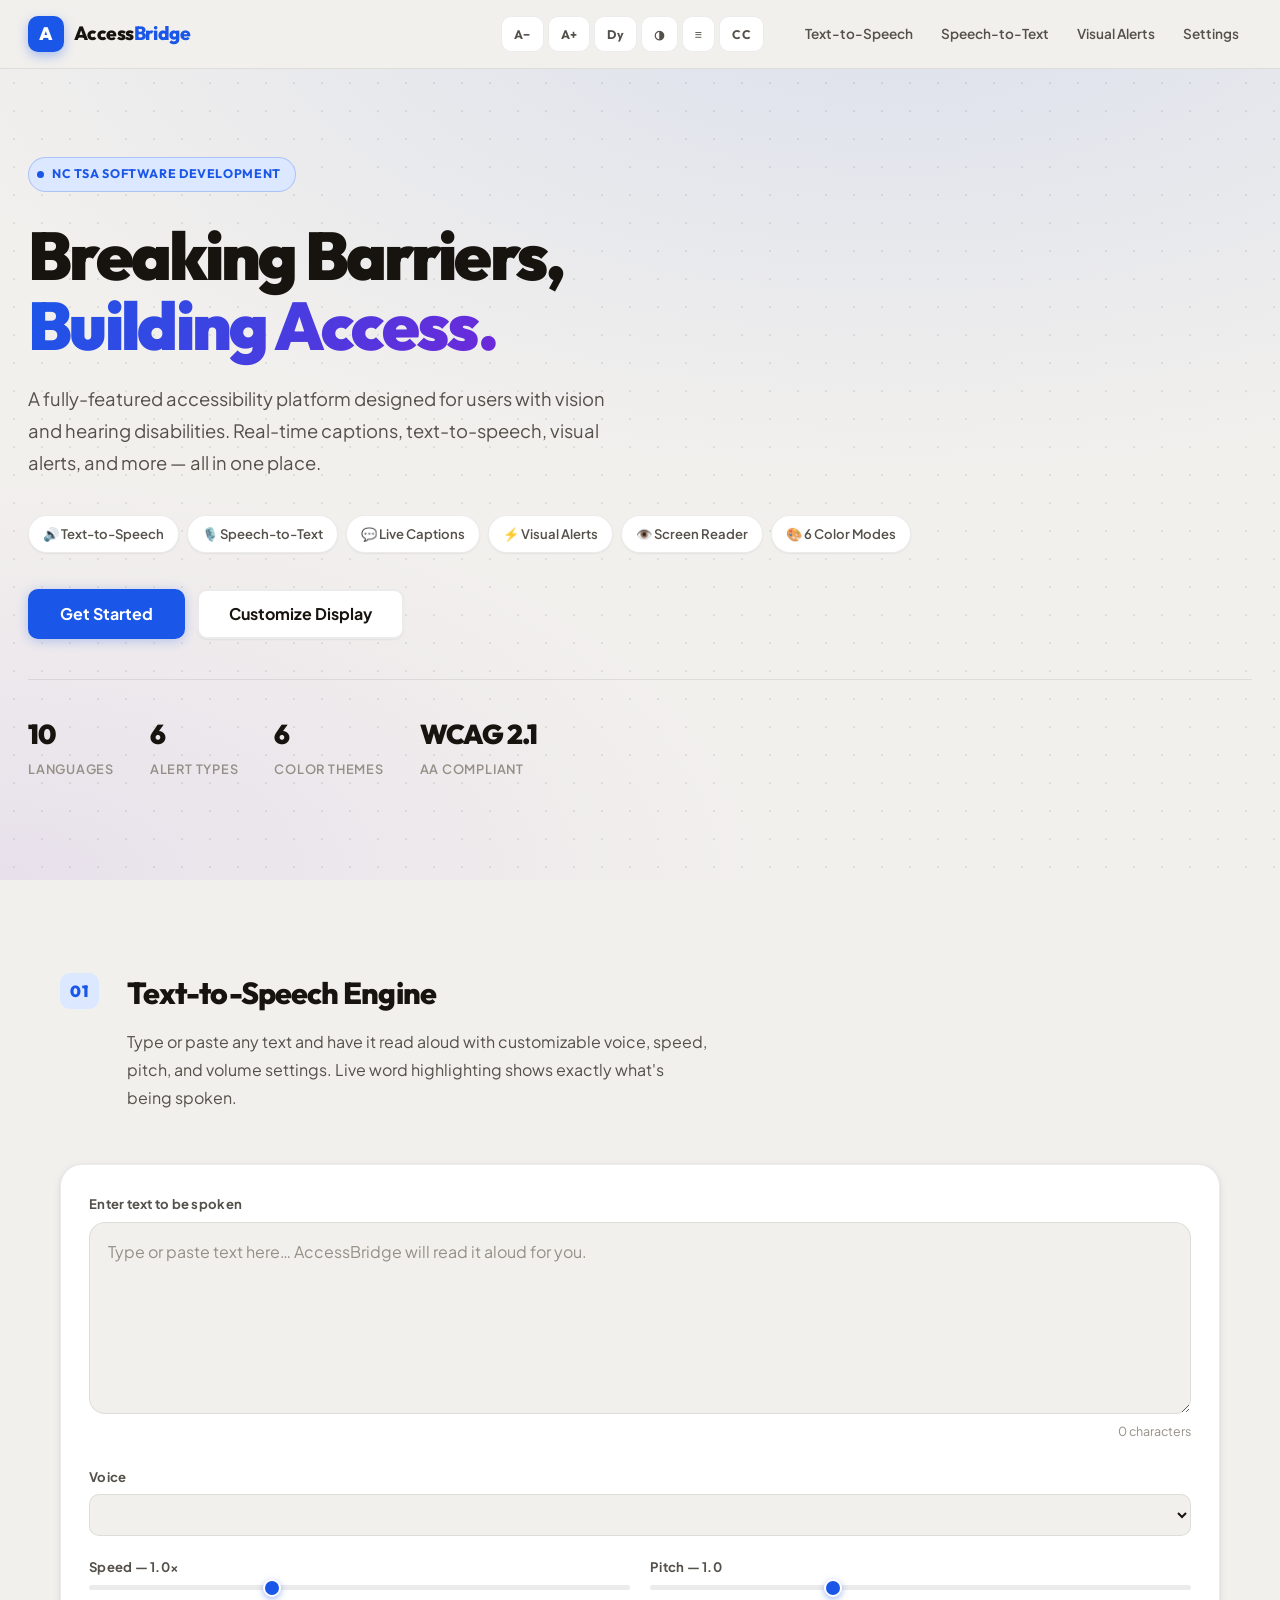
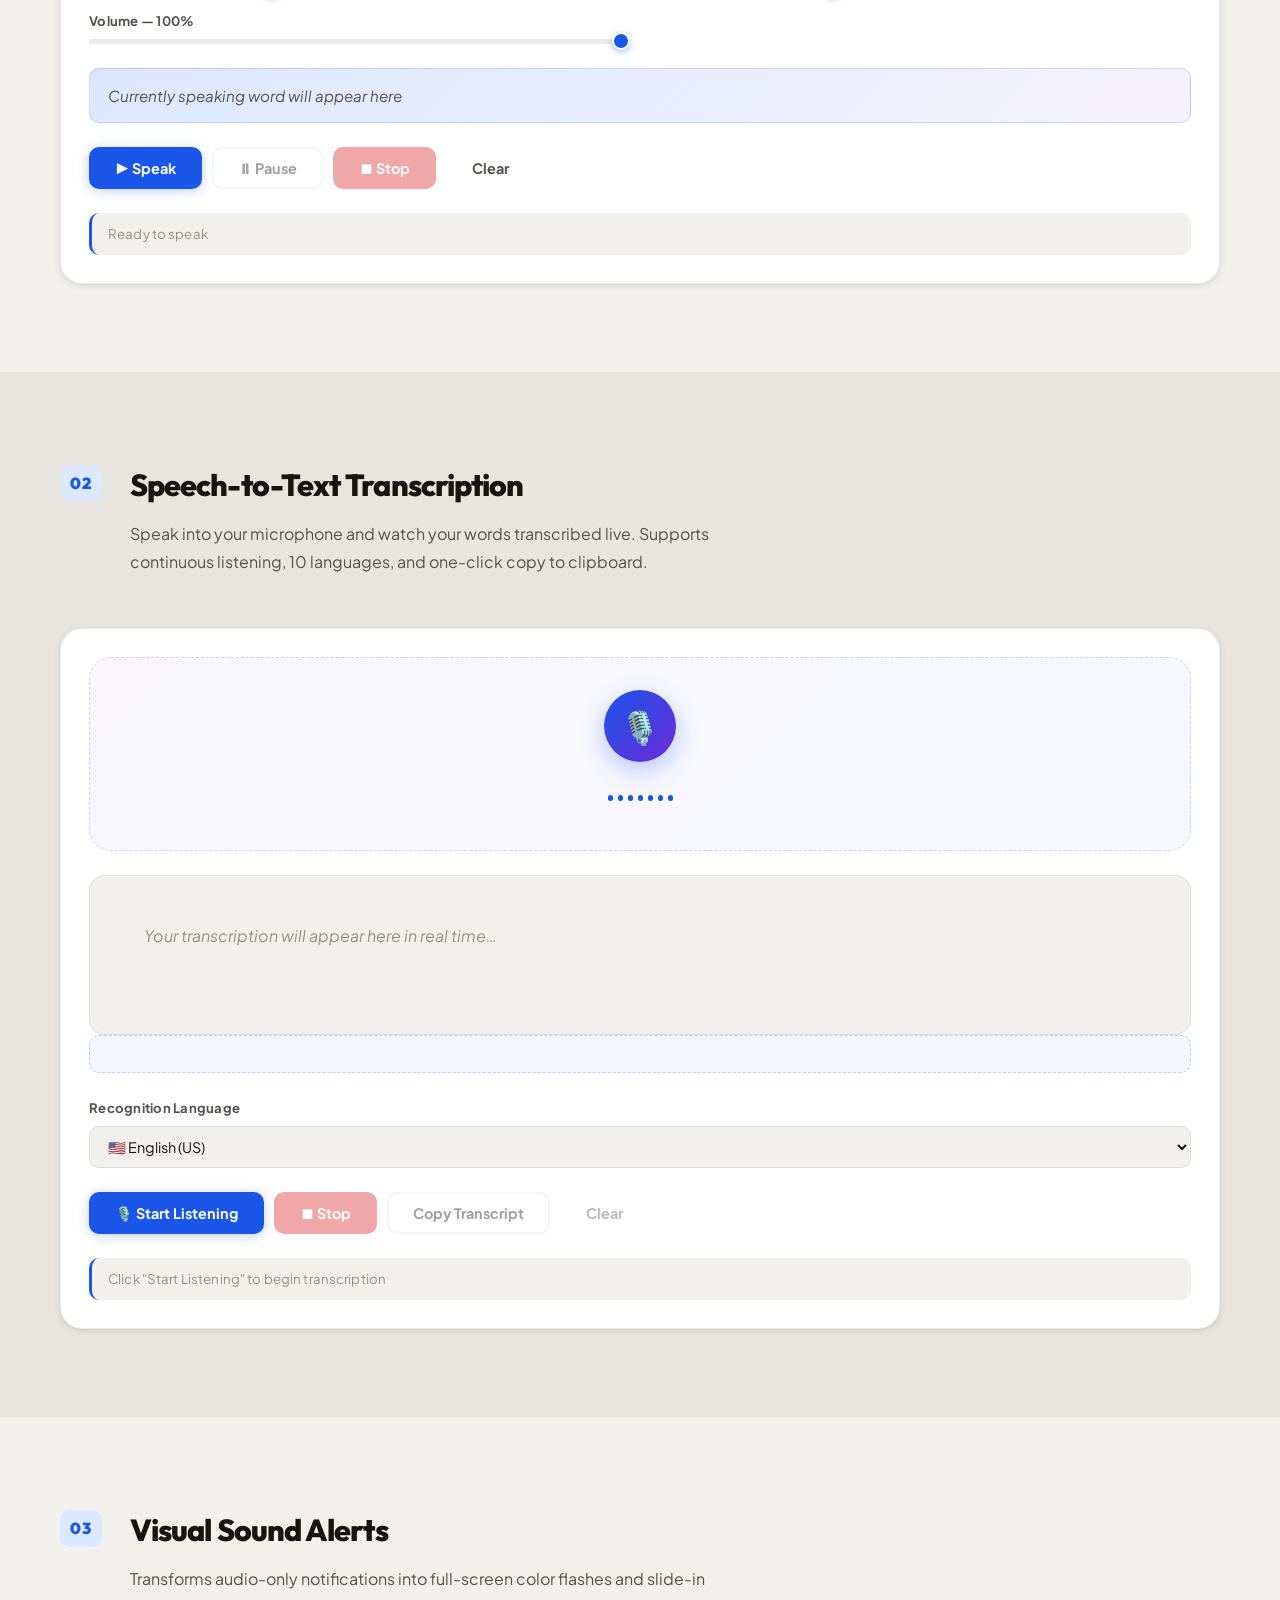
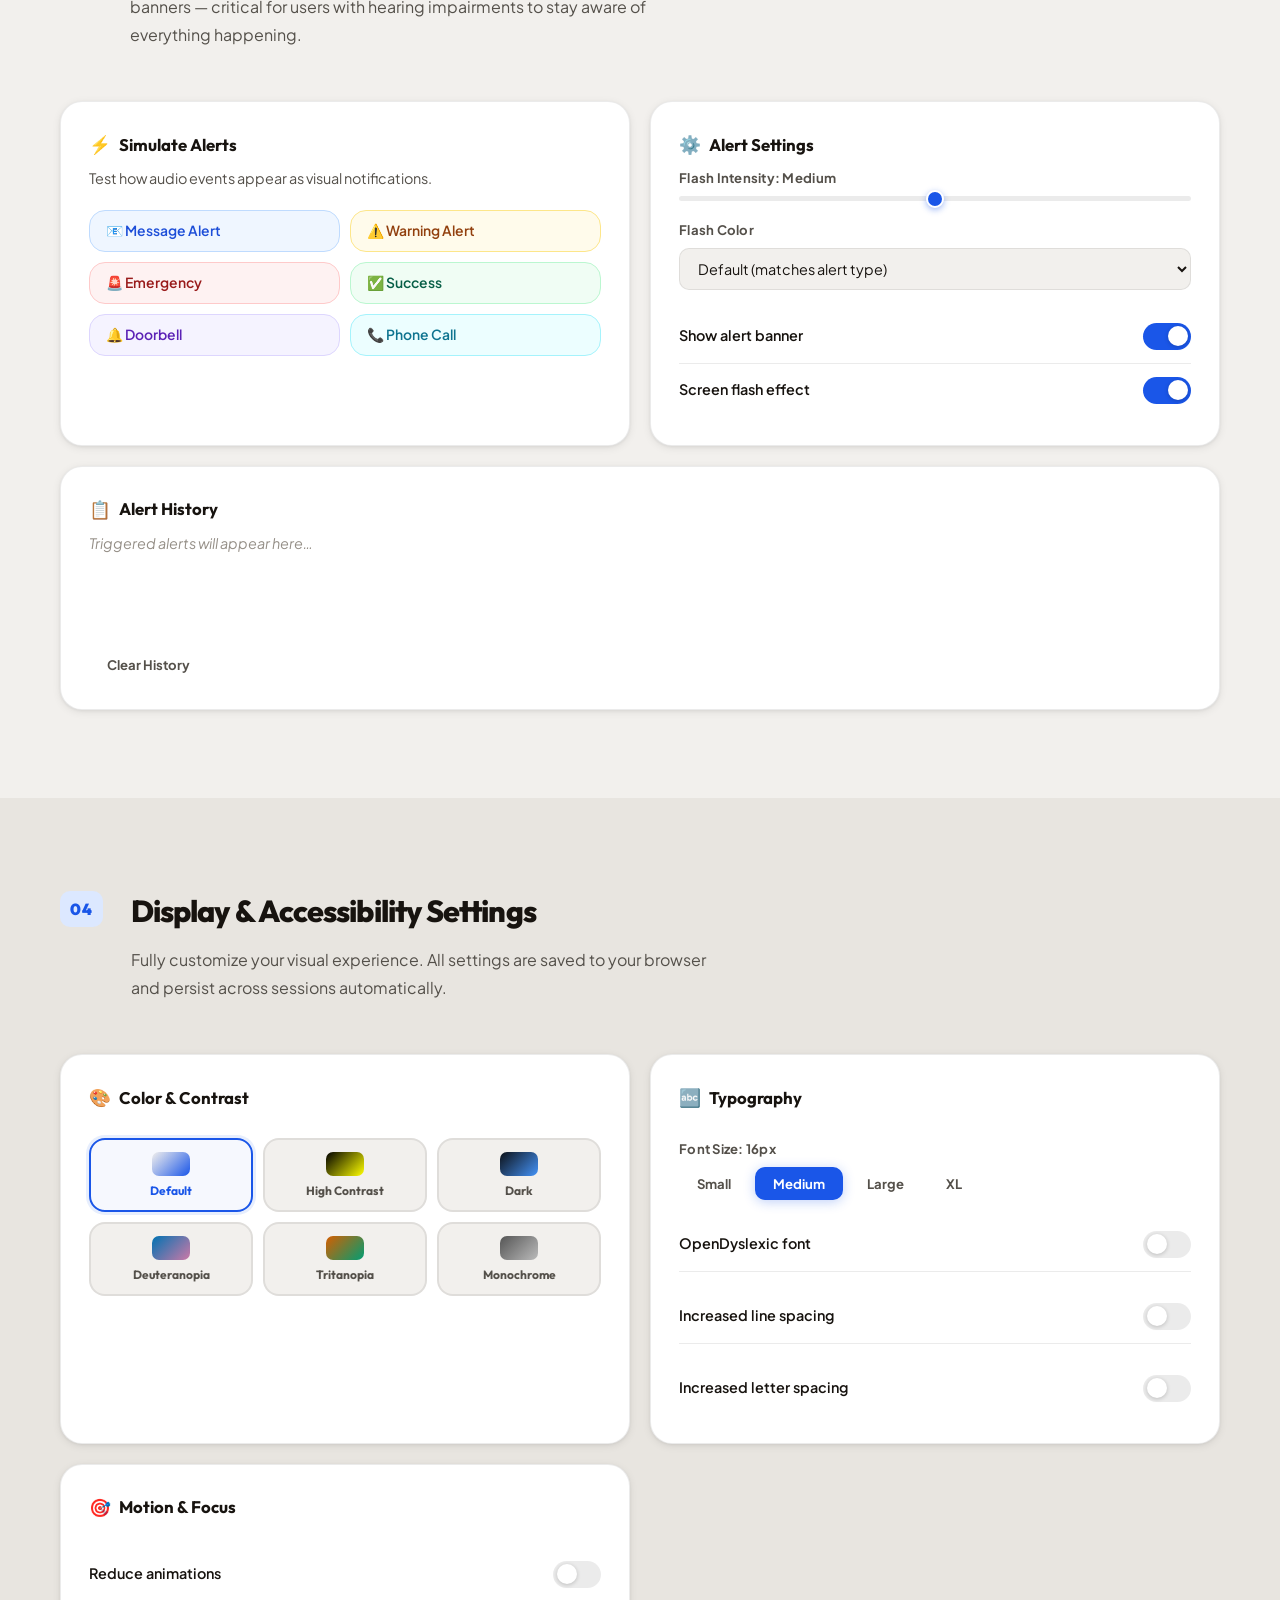
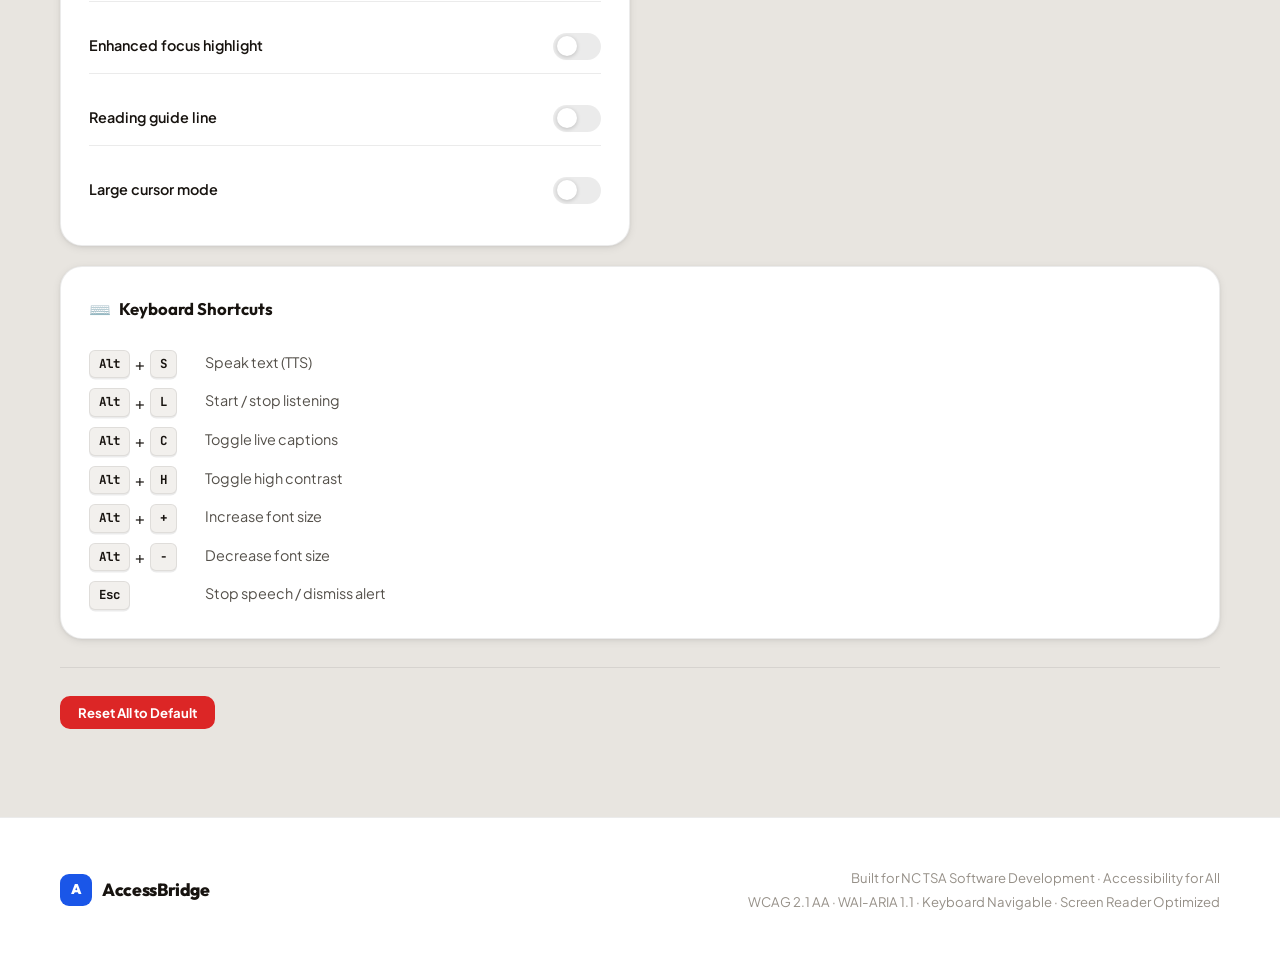
<file: index.html>
<!DOCTYPE html>
<!--
  ╔══════════════════════════════════════════════════════════════╗
  ║           AccessBridge — NC TSA Software Development         ║
  ║       Accessibility Platform for Vision & Hearing Impaired   ║
  ╚══════════════════════════════════════════════════════════════╝
-->
<html lang="en">
<head>
  <meta charset="UTF-8" />
  <meta name="viewport" content="width=device-width, initial-scale=1.0" />
  <meta name="description" content="AccessBridge — A comprehensive accessibility platform removing barriers for users with vision and hearing disabilities." />
  <title>AccessBridge | Accessibility Platform</title>

  <link rel="preconnect" href="https://fonts.googleapis.com" />
  <link rel="preconnect" href="https://fonts.gstatic.com" crossorigin />
  <link href="https://fonts.googleapis.com/css2?family=Outfit:wght@300;400;500;600;700;800;900&family=Plus+Jakarta+Sans:ital,wght@0,300;0,400;0,500;0,600;1,400&family=JetBrains+Mono:wght@400;700&display=swap" rel="stylesheet" />

  <a class="skip-link" href="#main-content">Skip to main content</a>

<style>
/* ─────────────────────────────────────────────────────
   DESIGN TOKENS
───────────────────────────────────────────────────── */
:root {
  --bg:          #f2f0ed;
  --bg2:         #ffffff;
  --bg3:         #e8e5e0;
  --card:        #ffffff;
  --card-border: rgba(0,0,0,0.08);

  --text:        #17130f;
  --text2:       #54504a;
  --text3:       #958f87;

  --blue:        #1a56e8;
  --blue-dark:   #1240c4;
  --blue-light:  #dce8ff;
  --purple:      #6d28d9;
  --green:       #059669;
  --red:         #dc2626;
  --amber:       #d97706;

  --focus-ring:  #1a56e8;

  --r-sm: 10px;
  --r-md: 16px;
  --r-lg: 22px;
  --r-xl: 32px;

  --shadow-xs: 0 1px 2px rgba(0,0,0,.06);
  --shadow-sm: 0 2px 8px rgba(0,0,0,.08), 0 1px 3px rgba(0,0,0,.06);
  --shadow-md: 0 8px 24px rgba(0,0,0,.10), 0 2px 6px rgba(0,0,0,.06);
  --shadow-lg: 0 24px 64px rgba(0,0,0,.12), 0 4px 16px rgba(0,0,0,.08);

  --font-display: 'Outfit', sans-serif;
  --font-base:    'Plus Jakarta Sans', sans-serif;
  --font-mono:    'JetBrains Mono', monospace;
  --font-dyslexic:'OpenDyslexic', sans-serif;

  --fs-base: 16px;
  --lh: 1.65;
  --ls: 0;

  --ease: cubic-bezier(0.16,1,0.3,1);
  --t: 0.18s ease;
  --t-slow: 0.4s var(--ease);

  --section-tts: #eff6ff;
  --section-stt: #f5f3ff;
}

/* HIGH CONTRAST */
.theme-high-contrast {
  --bg:#000; --bg2:#000; --bg3:#000; --card:#111; --card-border:#fff;
  --text:#fff; --text2:#f0f0f0; --text3:#ccc;
  --blue:#ff0; --blue-dark:#ffd700; --blue-light:#333;
  --purple:#0ff; --green:#0f0; --red:#f44; --amber:#fa0;
  --focus-ring:#ff0;
}
/* DARK */
.theme-dark {
  --bg:#0d1117; --bg2:#161b22; --bg3:#0d1117; --card:#161b22; --card-border:rgba(255,255,255,0.08);
  --text:#e6edf3; --text2:#8b949e; --text3:#484f58;
  --blue:#4493f8; --blue-dark:#2f81f7; --blue-light:#1c2d4f;
  --purple:#a475f9; --green:#3fb950; --red:#ff7b72; --amber:#d29922;
  --shadow-sm: 0 2px 8px rgba(0,0,0,0.4); --shadow-md: 0 8px 24px rgba(0,0,0,0.5);
}
/* DEUTERANOPIA */
.theme-deuteranopia { --blue:#0072b2; --purple:#cc79a7; --green:#0072b2; --red:#e69f00; --amber:#d55e00; }
/* TRITANOPIA */
.theme-tritanopia   { --blue:#d55e00; --purple:#cc79a7; --green:#009e73; --red:#e69f00; --amber:#d55e00; }
/* MONOCHROME */
.theme-monochrome   { filter: grayscale(1); }

/* ─────────────────────────────────────────────────────
   RESET & BASE
───────────────────────────────────────────────────── */
*,*::before,*::after{box-sizing:border-box;margin:0;padding:0}

@media(prefers-reduced-motion:reduce){*,*::before,*::after{animation-duration:.01ms!important;transition-duration:.01ms!important}}
body.reduce-motion *,body.reduce-motion *::before,body.reduce-motion *::after{animation-duration:.01ms!important;transition-duration:.01ms!important}

html{scroll-behavior:smooth;font-size:var(--fs-base)}

body{
  font-family:var(--font-base);
  font-size:var(--fs-base);
  line-height:var(--lh);
  letter-spacing:var(--ls);
  color:var(--text);
  background:var(--bg);
  -webkit-font-smoothing:antialiased;
  transition:background var(--t),color var(--t);
}

body.dyslexia-mode,body.dyslexia-mode *{font-family:var(--font-dyslexic)!important}
body.increased-line-spacing{--lh:2.1}
body.increased-letter-spacing{--ls:0.08em}
body.large-cursor{cursor:url("data:image/svg+xml,%3Csvg xmlns='http://www.w3.org/2000/svg' width='40' height='40'%3E%3Ccircle cx='5' cy='5' r='5' fill='%231a56e8'/%3E%3Cline x1='5' y1='5' x2='5' y2='35' stroke='%231a56e8' stroke-width='3'/%3E%3Cline x1='5' y1='5' x2='35' y2='5' stroke='%231a56e8' stroke-width='3'/%3E%3C/svg%3E") 5 5,auto}
body.enhanced-focus *:focus-visible{outline:4px solid var(--focus-ring)!important;outline-offset:4px!important;box-shadow:0 0 0 8px rgba(26,86,232,0.2)!important}

:focus-visible{outline:3px solid var(--focus-ring);outline-offset:3px;border-radius:4px}

.skip-link{
  position:absolute;top:-100px;left:16px;
  background:var(--blue);color:#fff;padding:10px 20px;
  border-radius:0 0 var(--r-sm) var(--r-sm);
  font-weight:700;text-decoration:none;z-index:99999;
  transition:top .2s;
}
.skip-link:focus{top:0}

/* ─────────────────────────────────────────────────────
   OVERLAYS
───────────────────────────────────────────────────── */
#visual-alert-overlay{position:fixed;inset:0;z-index:9999;pointer-events:none;opacity:0}
#visual-alert-overlay.flash-info    {animation:flash-blue 0.9s ease-out}
#visual-alert-overlay.flash-warning {animation:flash-amber 0.9s ease-out}
#visual-alert-overlay.flash-danger  {animation:flash-red 1.3s ease-out}
#visual-alert-overlay.flash-success {animation:flash-green 0.9s ease-out}
#visual-alert-overlay.flash-doorbell{animation:flash-purple 1s ease-out}
#visual-alert-overlay.flash-phone   {animation:flash-cyan 1.5s ease-out}

@keyframes flash-blue{0%,100%{opacity:0}15%{opacity:.45;background:#3b82f6}30%{opacity:0}45%{opacity:.3;background:#3b82f6}60%{opacity:0}}
@keyframes flash-amber{0%,100%{opacity:0}15%{opacity:.5;background:#f59e0b}30%{opacity:0}45%{opacity:.35;background:#f59e0b}}
@keyframes flash-red{0%,100%{opacity:0}10%{opacity:.65;background:#ef4444}20%{opacity:0}30%{opacity:.6;background:#ef4444}40%{opacity:0}50%{opacity:.55;background:#ef4444}60%{opacity:0}}
@keyframes flash-green{0%,100%{opacity:0}20%{opacity:.4;background:#10b981}40%{opacity:0}}
@keyframes flash-purple{0%,100%{opacity:0}15%{opacity:.45;background:#8b5cf6}30%{opacity:0}50%{opacity:.4;background:#8b5cf6}70%{opacity:0}}
@keyframes flash-cyan{0%,100%{opacity:0}10%{opacity:.5;background:#06b6d4}20%{opacity:0}30%{opacity:.5;background:#06b6d4}40%{opacity:0}50%{opacity:.5;background:#06b6d4}60%{opacity:0}70%{opacity:.4;background:#06b6d4}80%{opacity:0}}

#reading-guide{
  position:fixed;left:0;right:0;height:34px;
  background:rgba(26,86,232,.10);
  border-top:2px solid rgba(26,86,232,.35);
  border-bottom:2px solid rgba(26,86,232,.35);
  pointer-events:none;z-index:8000;display:none;
  transition:top .05s linear;
}
#reading-guide.active{display:block}

/* ─────────────────────────────────────────────────────
   CAPTION BAR
───────────────────────────────────────────────────── */
#caption-bar{
  position:fixed;bottom:0;left:0;right:0;z-index:8500;
  background:rgba(10,10,12,.94);color:#fff;
  padding:14px 28px;backdrop-filter:blur(12px);
  border-top:1px solid rgba(255,255,255,.1);
}
#caption-bar[hidden]{display:none}
.caption-inner{display:flex;align-items:center;gap:14px;max-width:960px;margin:0 auto}
.caption-badge{
  background:var(--blue);color:#fff;
  font-size:10px;font-weight:800;padding:3px 7px;
  border-radius:5px;flex-shrink:0;letter-spacing:.08em;
  font-family:var(--font-display);
}
#caption-text{font-size:1rem;font-weight:500;line-height:1.4}

/* ─────────────────────────────────────────────────────
   HEADER
───────────────────────────────────────────────────── */
.site-header{
  position:sticky;top:0;z-index:1000;
  background:rgba(242,240,237,.9);
  backdrop-filter:blur(16px);-webkit-backdrop-filter:blur(16px);
  border-bottom:1px solid var(--card-border);
  transition:background var(--t);
}
.theme-dark .site-header{background:rgba(13,17,23,.9)}
.theme-high-contrast .site-header{background:#000;border-bottom:2px solid #fff}

.header-inner{
  max-width:1320px;margin:0 auto;padding:0 28px;
  height:68px;display:flex;align-items:center;gap:20px;
}

/* Logo */
.logo{display:flex;align-items:center;gap:10px;text-decoration:none;color:var(--text);flex-shrink:0}
.logo-mark{
  width:36px;height:36px;background:var(--blue);border-radius:10px;
  display:grid;place-items:center;font-size:18px;color:#fff;font-weight:900;
  font-family:var(--font-display);letter-spacing:-.02em;
  box-shadow:0 4px 12px rgba(26,86,232,.35);
  flex-shrink:0;
}
.logo-name{font-family:var(--font-display);font-size:1.2rem;font-weight:800;letter-spacing:-.03em}
.logo-name span{color:var(--blue)}

/* Toolbar */
.quick-toolbar{display:flex;gap:4px;margin-left:auto}
.toolbar-btn{
  height:36px;padding:0 12px;
  border:1.5px solid var(--card-border);background:var(--card);
  color:var(--text2);border-radius:var(--r-sm);
  font-size:.78rem;font-weight:700;cursor:pointer;
  font-family:var(--font-display);letter-spacing:.03em;
  transition:all var(--t);white-space:nowrap;
}
.toolbar-btn:hover,[aria-pressed="true"].toolbar-btn{
  background:var(--blue);color:#fff;border-color:var(--blue);
  box-shadow:0 2px 8px rgba(26,86,232,.3);
}

/* Nav */
.main-nav{display:flex;gap:2px;margin-left:8px}
.nav-link{
  padding:7px 13px;color:var(--text2);text-decoration:none;
  font-size:.85rem;font-weight:600;border-radius:var(--r-sm);
  transition:all var(--t);
}
.nav-link:hover{background:var(--bg3);color:var(--text)}
@media(max-width:900px){.main-nav{display:none}}

/* ─────────────────────────────────────────────────────
   HERO
───────────────────────────────────────────────────── */
.hero{
  position:relative;padding:88px 28px 100px;
  overflow:hidden;min-height:540px;display:flex;align-items:center;
  background:var(--bg);
}

/* Subtle mesh background */
.hero::before{
  content:'';position:absolute;inset:0;z-index:0;
  background:
    radial-gradient(ellipse 80% 60% at 70% -10%, rgba(26,86,232,.1), transparent),
    radial-gradient(ellipse 60% 50% at 0% 100%, rgba(109,40,217,.08), transparent);
  pointer-events:none;
}

/* Dot grid */
.hero::after{
  content:'';position:absolute;inset:0;z-index:0;
  background-image:radial-gradient(circle,rgba(0,0,0,.12) 1px,transparent 1px);
  background-size:28px 28px;pointer-events:none;opacity:.6;
}
.theme-dark .hero::after{background-image:radial-gradient(circle,rgba(255,255,255,.08) 1px,transparent 1px)}

.hero-content{position:relative;z-index:1;max-width:1320px;margin:0 auto;width:100%}

.hero-eyebrow{
  display:inline-flex;align-items:center;gap:8px;
  padding:6px 14px 6px 8px;
  background:var(--blue-light);border:1px solid rgba(26,86,232,.25);
  border-radius:100px;margin-bottom:28px;
}
.hero-eyebrow-dot{
  width:7px;height:7px;background:var(--blue);border-radius:50%;
  animation:pulse-dot 2s ease-in-out infinite;
}
@keyframes pulse-dot{0%,100%{opacity:1;transform:scale(1)}50%{opacity:.6;transform:scale(.8)}}
.hero-eyebrow-text{font-size:.78rem;font-weight:700;color:var(--blue);letter-spacing:.05em;text-transform:uppercase;font-family:var(--font-display)}
.theme-dark .hero-eyebrow{background:rgba(26,86,232,.15)}

.hero-title{
  font-family:var(--font-display);
  font-size:clamp(2.4rem,5.5vw,4.2rem);
  font-weight:900;line-height:1.05;
  letter-spacing:-.04em;color:var(--text);
  margin-bottom:22px;max-width:780px;
}

.hero-title .accent{
  background:linear-gradient(120deg, var(--blue), var(--purple));
  -webkit-background-clip:text;-webkit-text-fill-color:transparent;background-clip:text;
}
.theme-high-contrast .hero-title .accent{-webkit-text-fill-color:var(--blue);background:none}

.hero-sub{
  font-size:1.15rem;color:var(--text2);max-width:580px;
  margin-bottom:36px;line-height:1.75;font-weight:400;
}

.hero-btns{display:flex;gap:12px;margin-bottom:40px;flex-wrap:wrap}

.hero-stats{
  display:flex;gap:36px;flex-wrap:wrap;
  padding-top:32px;border-top:1px solid var(--card-border);
  margin-top:4px;
}
.stat{display:flex;flex-direction:column;gap:2px}
.stat-num{font-family:var(--font-display);font-size:1.7rem;font-weight:900;color:var(--text);letter-spacing:-.04em}
.stat-label{font-size:.8rem;color:var(--text3);font-weight:600;text-transform:uppercase;letter-spacing:.06em}

/* Feature pills */
.pills{display:flex;flex-wrap:wrap;gap:8px;margin-bottom:36px}
.pill{
  display:inline-flex;align-items:center;gap:6px;
  padding:7px 14px;background:var(--card);
  border:1px solid var(--card-border);border-radius:100px;
  font-size:.82rem;font-weight:600;color:var(--text2);
  box-shadow:var(--shadow-xs);transition:all var(--t);
}
.pill:hover{border-color:var(--blue);color:var(--blue);transform:translateY(-1px);box-shadow:var(--shadow-sm)}

/* ─────────────────────────────────────────────────────
   BUTTONS
───────────────────────────────────────────────────── */
.btn{
  display:inline-flex;align-items:center;justify-content:center;gap:8px;
  padding:12px 24px;border-radius:var(--r-sm);
  font-family:var(--font-base);font-size:.9rem;font-weight:700;
  cursor:pointer;border:2px solid transparent;
  transition:all var(--t);text-decoration:none;white-space:nowrap;line-height:1;
}
.btn:disabled{opacity:.4;cursor:not-allowed;pointer-events:none}

.btn-primary{
  background:var(--blue);color:#fff;border-color:var(--blue);
  box-shadow:0 2px 12px rgba(26,86,232,.28);
}
.btn-primary:hover{background:var(--blue-dark);border-color:var(--blue-dark);transform:translateY(-1px);box-shadow:0 6px 18px rgba(26,86,232,.35)}

.btn-secondary{background:var(--card);color:var(--text);border-color:var(--card-border);box-shadow:var(--shadow-xs)}
.btn-secondary:hover{border-color:var(--blue);color:var(--blue);transform:translateY(-1px)}

.btn-danger{background:var(--red);color:#fff;border-color:var(--red)}
.btn-danger:hover{background:#b91c1c;border-color:#b91c1c}

.btn-ghost{background:transparent;color:var(--text2);border-color:transparent}
.btn-ghost:hover{background:var(--bg3);color:var(--text)}

.btn-sm{padding:8px 16px;font-size:.82rem}
.btn-lg{padding:15px 30px;font-size:1rem}

/* Alert type buttons */
.btn-alert{
  padding:13px 16px;border-radius:var(--r-md);
  font-size:.87rem;width:100%;justify-content:flex-start;
  border:1.5px solid;transition:all var(--t);font-weight:600;
}
.alert-info{background:#eff6ff;border-color:#bfdbfe;color:#1d4ed8}
.alert-info:hover{background:#dbeafe}
.alert-warning{background:#fffbeb;border-color:#fde68a;color:#92400e}
.alert-warning:hover{background:#fef3c7}
.alert-danger{background:#fef2f2;border-color:#fecaca;color:#991b1b}
.alert-danger:hover{background:#fee2e2}
.alert-success{background:#f0fdf4;border-color:#bbf7d0;color:#065f46}
.alert-success:hover{background:#dcfce7}
.alert-doorbell{background:#f5f3ff;border-color:#ddd6fe;color:#5b21b6}
.alert-doorbell:hover{background:#ede9fe}
.alert-phone{background:#ecfeff;border-color:#a5f3fc;color:#0e7490}
.alert-phone:hover{background:#cffafe}

/* ─────────────────────────────────────────────────────
   LAYOUT: SECTIONS
───────────────────────────────────────────────────── */
.section{padding:88px 28px}
.section-alt{background:var(--bg3)}
.section-inner{max-width:1160px;margin:0 auto}

.section-header{
  display:flex;align-items:flex-start;gap:28px;margin-bottom:52px;
}
.sec-num{
  font-family:var(--font-display);font-size:1rem;font-weight:900;
  letter-spacing:.06em;color:var(--blue);
  background:var(--blue-light);padding:5px 10px;
  border-radius:var(--r-sm);flex-shrink:0;margin-top:5px;
}
.theme-dark .sec-num{background:rgba(26,86,232,.18)}
.section-title{
  font-family:var(--font-display);font-size:1.9rem;font-weight:800;
  letter-spacing:-.03em;margin-bottom:10px;color:var(--text);
}
.section-desc{color:var(--text2);font-size:1rem;max-width:580px;line-height:1.75}

/* ─────────────────────────────────────────────────────
   CARDS
───────────────────────────────────────────────────── */
.card{
  background:var(--card);border:1px solid var(--card-border);
  border-radius:var(--r-lg);padding:28px;
  box-shadow:var(--shadow-sm);transition:box-shadow var(--t);
}
.card:hover{box-shadow:var(--shadow-md)}
.card-title{
  font-family:var(--font-display);font-size:1.05rem;font-weight:700;
  margin-bottom:8px;color:var(--text);display:flex;align-items:center;gap:8px;
}
.card-title .title-icon{font-size:1.1rem}
.card-desc{color:var(--text2);font-size:.9rem;margin-bottom:20px;line-height:1.6}

/* ─────────────────────────────────────────────────────
   FORM ELEMENTS
───────────────────────────────────────────────────── */
.field{display:flex;flex-direction:column;gap:7px}
.label{font-size:.82rem;font-weight:700;color:var(--text2);letter-spacing:.02em}

.tts-textarea{
  width:100%;padding:16px 18px;
  border:1.5px solid var(--card-border);border-radius:var(--r-md);
  font-family:var(--font-base);font-size:1rem;color:var(--text);
  background:var(--bg);resize:vertical;line-height:1.65;
  transition:border-color var(--t),box-shadow var(--t);
}
.tts-textarea:focus{
  border-color:var(--blue);outline:none;
  box-shadow:0 0 0 4px rgba(26,86,232,.12);
}
.tts-textarea::placeholder{color:var(--text3)}

.char-count{font-size:.78rem;color:var(--text3);text-align:right}

.ctrl-select{
  padding:10px 14px;border:1.5px solid var(--card-border);border-radius:var(--r-sm);
  font-family:var(--font-base);font-size:.9rem;color:var(--text);
  background:var(--bg);cursor:pointer;transition:border-color var(--t);
  width:100%;
}
.ctrl-select:focus{border-color:var(--blue);outline:none;box-shadow:0 0 0 3px rgba(26,86,232,.12)}

/* Range slider */
.ctrl-range{
  -webkit-appearance:none;appearance:none;width:100%;height:5px;
  background:var(--card-border);border-radius:100px;outline:none;cursor:pointer;
}
.ctrl-range::-webkit-slider-thumb{
  -webkit-appearance:none;width:18px;height:18px;background:var(--blue);
  border-radius:50%;cursor:pointer;border:2px solid #fff;
  box-shadow:0 2px 6px rgba(26,86,232,.4);transition:transform var(--t);
}
.ctrl-range::-webkit-slider-thumb:hover{transform:scale(1.25)}
.ctrl-range:focus{box-shadow:0 0 0 3px rgba(26,86,232,.2)}

/* ─────────────────────────────────────────────────────
   TTS SECTION
───────────────────────────────────────────────────── */
.tts-card{display:flex;flex-direction:column;gap:24px}

.voice-grid{
  display:grid;grid-template-columns:1fr 1fr;gap:20px;
}
@media(max-width:600px){.voice-grid{grid-template-columns:1fr}}

.voice-grid .field:first-child{grid-column:1/-1}

.tts-word-box{
  padding:14px 18px;border-radius:var(--r-sm);
  background:linear-gradient(135deg,var(--blue-light),rgba(109,40,217,.06));
  border:1px solid rgba(26,86,232,.18);
  font-size:.95rem;color:var(--text2);font-style:italic;min-height:48px;
  display:flex;align-items:center;
  transition:all .2s;
}
.tts-actions{display:flex;gap:10px;flex-wrap:wrap}

.status-bar{
  padding:10px 16px;background:var(--bg);border-radius:var(--r-sm);
  font-size:.83rem;color:var(--text3);
  border-left:3px solid var(--blue);letter-spacing:.01em;
}

/* ─────────────────────────────────────────────────────
   STT SECTION
───────────────────────────────────────────────────── */
.stt-card{display:flex;flex-direction:column;gap:24px}

.mic-stage{
  display:flex;flex-direction:column;align-items:center;justify-content:center;
  gap:16px;padding:32px;
  background:linear-gradient(135deg,rgba(109,40,217,.04),rgba(26,86,232,.04));
  border-radius:var(--r-lg);border:1px dashed rgba(26,86,232,.2);
}

.mic-ring{
  width:72px;height:72px;border-radius:50%;
  background:linear-gradient(135deg,var(--blue),var(--purple));
  display:grid;place-items:center;font-size:2rem;
  box-shadow:0 8px 24px rgba(26,86,232,.3);
  transition:all var(--t);
}
.mic-ring.listening{
  animation:mic-glow 1.2s ease-in-out infinite;
  box-shadow:0 0 0 0 rgba(26,86,232,.5);
}
@keyframes mic-glow{
  0%{box-shadow:0 8px 24px rgba(26,86,232,.3),0 0 0 0 rgba(26,86,232,.4)}
  70%{box-shadow:0 8px 24px rgba(26,86,232,.3),0 0 0 20px rgba(26,86,232,0)}
  100%{box-shadow:0 8px 24px rgba(26,86,232,.3),0 0 0 0 rgba(26,86,232,0)}
}

.sound-bars{display:flex;align-items:center;gap:5px;height:40px}
.bar{width:5px;background:var(--blue);border-radius:100px;height:6px;transition:height .1s}
.sound-bars.listening .bar{animation:bar-dance .6s ease-in-out infinite alternate}
@keyframes bar-dance{from{height:6px}to{height:36px}}
.bar:nth-child(1){animation-delay:0s}.bar:nth-child(2){animation-delay:.08s}
.bar:nth-child(3){animation-delay:.16s}.bar:nth-child(4){animation-delay:.24s}
.bar:nth-child(5){animation-delay:.16s}.bar:nth-child(6){animation-delay:.08s}
.bar:nth-child(7){animation-delay:0s}

.transcript-area{
  min-height:160px;max-height:300px;padding:18px;overflow-y:auto;
  background:var(--bg);border:1.5px solid var(--card-border);border-radius:var(--r-md);
  font-size:1rem;color:var(--text);line-height:1.75;white-space:pre-wrap;
}
.transcript-placeholder{color:var(--text3);font-style:italic}

.interim-bar{
  padding:10px 14px;border-radius:var(--r-sm);min-height:38px;
  background:rgba(26,86,232,.05);border:1px dashed rgba(26,86,232,.25);
  font-size:.9rem;color:var(--blue);font-style:italic;
}

/* ─────────────────────────────────────────────────────
   ALERTS SECTION
───────────────────────────────────────────────────── */
.alerts-grid{display:grid;grid-template-columns:1fr 1fr;gap:20px}
@media(max-width:768px){.alerts-grid{grid-template-columns:1fr}}
.alerts-log-card{grid-column:1/-1}

.alert-btns{display:grid;grid-template-columns:1fr 1fr;gap:10px}
@media(max-width:500px){.alert-btns{grid-template-columns:1fr}}

.alert-log{
  min-height:100px;max-height:260px;overflow-y:auto;
  display:flex;flex-direction:column;gap:8px;margin-bottom:16px;
}
.log-placeholder{color:var(--text3);font-style:italic;font-size:.9rem}
.log-entry{
  display:flex;gap:12px;align-items:flex-start;
  padding:11px 15px;border-radius:var(--r-sm);font-size:.87rem;
  animation:slide-in .25s var(--ease);
}
@keyframes slide-in{from{transform:translateY(-8px);opacity:0}to{transform:translateY(0);opacity:1}}
.log-entry.log-info{background:#eff6ff;color:#1d4ed8}
.log-entry.log-warning{background:#fffbeb;color:#92400e}
.log-entry.log-danger{background:#fef2f2;color:#991b1b}
.log-entry.log-success{background:#f0fdf4;color:#065f46}
.log-entry.log-doorbell{background:#f5f3ff;color:#5b21b6}
.log-entry.log-phone{background:#ecfeff;color:#0e7490}
.log-time{font-weight:700;opacity:.65;white-space:nowrap;font-size:.78rem;margin-top:1px;font-family:var(--font-mono)}

/* Alert Banner */
.alert-banner{
  position:fixed;top:76px;left:50%;
  transform:translateX(-50%) translateY(-24px);
  z-index:9000;min-width:360px;max-width:620px;
  background:var(--card);border:1px solid var(--card-border);
  border-radius:var(--r-lg);box-shadow:var(--shadow-lg);
  opacity:0;transition:opacity .3s,transform .35s var(--ease);
}
.alert-banner[hidden]{display:none}
.alert-banner.show{opacity:1;transform:translateX(-50%) translateY(0)}
.alert-banner-inner{display:flex;align-items:center;gap:14px;padding:16px 22px}
.alert-banner-title{font-weight:800;font-size:.95rem;color:var(--text);flex:1;font-family:var(--font-display)}
.alert-banner-msg{font-size:.85rem;color:var(--text2);flex:2}
.alert-dismiss{
  border:none;background:none;font-size:1.4rem;cursor:pointer;
  color:var(--text3);padding:2px 8px;border-radius:6px;line-height:1;
}
.alert-dismiss:hover{color:var(--text);background:var(--bg3)}

/* ─────────────────────────────────────────────────────
   SETTINGS SECTION
───────────────────────────────────────────────────── */
.settings-grid{display:grid;grid-template-columns:1fr 1fr;gap:20px}
@media(max-width:768px){.settings-grid{grid-template-columns:1fr}}
.settings-card{display:flex;flex-direction:column;gap:18px}

/* Theme grid */
.theme-grid{display:grid;grid-template-columns:repeat(3,1fr);gap:10px}
.theme-btn{
  display:flex;flex-direction:column;align-items:center;gap:7px;
  padding:12px 8px;border:2px solid var(--card-border);
  border-radius:var(--r-md);background:var(--bg);color:var(--text2);
  cursor:pointer;font-size:.75rem;font-weight:700;
  font-family:var(--font-display);transition:all var(--t);
}
.theme-btn:hover,.theme-btn[aria-pressed="true"]{
  border-color:var(--blue);color:var(--blue);
  background:rgba(26,86,232,.04);
  box-shadow:0 0 0 3px rgba(26,86,232,.1);
}
.theme-prev{width:38px;height:24px;border-radius:7px;display:block}
.tp-default{background:linear-gradient(135deg,#f2f0ed,#1a56e8)}
.tp-hc{background:linear-gradient(135deg,#000,#ffff00)}
.tp-dark{background:linear-gradient(135deg,#0d1117,#4493f8)}
.tp-deut{background:linear-gradient(135deg,#0072b2,#cc79a7)}
.tp-trit{background:linear-gradient(135deg,#d55e00,#009e73)}
.tp-mono{background:linear-gradient(135deg,#555,#bbb)}

/* Font size buttons */
.fs-btns{display:flex;gap:6px;flex-wrap:wrap}

/* Toggle rows */
.toggle-row{
  display:flex;align-items:center;justify-content:space-between;
  padding:13px 0;border-bottom:1px solid var(--card-border);
}
.toggle-row:last-child{border-bottom:none}
.toggle-label{font-size:.9rem;font-weight:600;color:var(--text);cursor:pointer}

.toggle-btn{
  position:relative;width:48px;height:27px;
  background:var(--card-border);border:none;border-radius:100px;
  cursor:pointer;transition:background var(--t);flex-shrink:0;
}
.toggle-btn[aria-checked="true"]{background:var(--blue)}
.toggle-thumb{
  position:absolute;top:3.5px;left:3.5px;
  width:20px;height:20px;background:#fff;border-radius:50%;
  transition:left var(--t);box-shadow:0 1px 4px rgba(0,0,0,.2);
}
.toggle-btn[aria-checked="true"] .toggle-thumb{left:24.5px}

/* Shortcuts */
.shortcuts-card{grid-column:1/-1}
.shortcut-list{display:grid;grid-template-columns:auto 1fr;gap:10px 28px;align-items:baseline}
dt{display:flex;gap:5px;align-items:center;white-space:nowrap}
dd{color:var(--text2);font-size:.9rem}
kbd{
  display:inline-block;padding:3px 9px;background:var(--bg);
  border:1px solid var(--card-border);border-radius:6px;
  font-family:var(--font-mono);font-size:.78rem;
  color:var(--text);box-shadow:0 1.5px 0 var(--card-border);font-weight:700;
}

/* Reset bar */
.reset-bar{
  display:flex;align-items:center;gap:16px;
  margin-top:28px;padding-top:28px;border-top:1px solid var(--card-border);
}
.reset-confirm{font-size:.85rem;color:var(--green);font-weight:700}

/* ─────────────────────────────────────────────────────
   FLASH CONTROLS (in alerts card)
───────────────────────────────────────────────────── */
.intensity-btns{display:flex;gap:6px}
.intensity-btn{
  flex:1;padding:9px 0;border:1.5px solid var(--card-border);
  background:var(--bg);color:var(--text2);border-radius:var(--r-sm);
  cursor:pointer;font-size:.82rem;font-weight:700;font-family:var(--font-display);
  transition:all var(--t);
}
.intensity-btn.active,.intensity-btn:hover{
  background:var(--blue);color:#fff;border-color:var(--blue);
}

/* ─────────────────────────────────────────────────────
   FOOTER
───────────────────────────────────────────────────── */
.site-footer{
  background:var(--card);border-top:1px solid var(--card-border);padding:48px 28px;
}
.footer-inner{max-width:1160px;margin:0 auto}
.footer-grid{display:flex;justify-content:space-between;align-items:center;flex-wrap:wrap;gap:20px}
.footer-brand{display:flex;align-items:center;gap:10px}
.footer-brand-mark{
  width:32px;height:32px;background:var(--blue);border-radius:9px;
  display:grid;place-items:center;color:#fff;font-weight:900;
  font-family:var(--font-display);font-size:14px;
}
.footer-brand-name{font-family:var(--font-display);font-weight:800;font-size:1.1rem;letter-spacing:-.02em}
.footer-meta{font-size:.82rem;color:var(--text3);line-height:1.8;text-align:right}

/* ─────────────────────────────────────────────────────
   SCROLLBAR
───────────────────────────────────────────────────── */
::-webkit-scrollbar{width:7px;height:7px}
::-webkit-scrollbar-track{background:var(--bg3);border-radius:4px}
::-webkit-scrollbar-thumb{background:var(--card-border);border-radius:4px}
::-webkit-scrollbar-thumb:hover{background:var(--text3)}

/* ─────────────────────────────────────────────────────
   ENTRANCE ANIMATIONS
───────────────────────────────────────────────────── */
@keyframes fade-up{from{opacity:0;transform:translateY(22px)}to{opacity:1;transform:translateY(0)}}
.hero-eyebrow{animation:fade-up .5s var(--ease) .05s both}
.hero-title{animation:fade-up .55s var(--ease) .15s both}
.hero-sub{animation:fade-up .55s var(--ease) .25s both}
.hero-btns{animation:fade-up .55s var(--ease) .32s both}
.pills{animation:fade-up .55s var(--ease) .38s both}
.hero-stats{animation:fade-up .55s var(--ease) .44s both}

/* ─────────────────────────────────────────────────────
   RESPONSIVE
───────────────────────────────────────────────────── */
@media(max-width:640px){
  .hero{padding:56px 20px 72px}
  .section{padding:60px 20px}
  .header-inner{padding:0 16px}
  .quick-toolbar .toolbar-btn{display:none}
  .quick-toolbar .toolbar-btn:nth-child(-n+3){display:flex}
}

/* Print */
@media print{
  .site-header,.quick-toolbar,.hero::before,.hero::after,
  .alert-banner,#caption-bar,#reading-guide,#visual-alert-overlay{display:none!important}
  body{background:#fff;color:#000}
}
</style>
</head>
<body class="theme-default">

<!-- Visual alert overlay -->
<div id="visual-alert-overlay" aria-hidden="true" role="alert" aria-live="assertive"></div>

<!-- Reading guide -->
<div id="reading-guide" aria-hidden="true"></div>

<!-- Caption bar -->
<div id="caption-bar" role="status" aria-live="polite" aria-label="Live captions" hidden>
  <div class="caption-inner">
    <span class="caption-badge" aria-hidden="true">CC</span>
    <span id="caption-text">Captions will appear here…</span>
  </div>
</div>

<!-- ═══════ HEADER ═══════ -->
<header class="site-header" role="banner">
  <div class="header-inner">
    <a href="#" class="logo" aria-label="AccessBridge Home">
      <div class="logo-mark" aria-hidden="true">A</div>
      <span class="logo-name">Access<span>Bridge</span></span>
    </a>

    <nav class="quick-toolbar" aria-label="Accessibility quick settings">
      <button id="btn-font-down" class="toolbar-btn" aria-label="Decrease font size" title="Decrease font size">A−</button>
      <button id="btn-font-up"   class="toolbar-btn" aria-label="Increase font size"  title="Increase font size">A+</button>
      <button id="btn-dyslexia"  class="toolbar-btn" aria-label="Toggle dyslexia-friendly font" title="Dyslexia font" aria-pressed="false">Dy</button>
      <button id="btn-contrast"  class="toolbar-btn" aria-label="Cycle contrast modes" title="Contrast mode">◑</button>
      <button id="btn-reading-guide" class="toolbar-btn" aria-label="Toggle reading guide" title="Reading guide" aria-pressed="false">≡</button>
      <button id="btn-captions"  class="toolbar-btn" aria-label="Toggle live captions" title="Captions" aria-pressed="false">CC</button>
    </nav>

    <nav class="main-nav" aria-label="Main navigation">
      <a href="#tts-section" class="nav-link">Text-to-Speech</a>
      <a href="#stt-section" class="nav-link">Speech-to-Text</a>
      <a href="#visual-alerts-section" class="nav-link">Visual Alerts</a>
      <a href="#settings-section" class="nav-link">Settings</a>
    </nav>
  </div>
</header>

<!-- ═══════ HERO ═══════ -->
<section class="hero" aria-labelledby="hero-title">
  <div class="hero-content">
    <div class="hero-eyebrow" aria-hidden="true">
      <div class="hero-eyebrow-dot"></div>
      <span class="hero-eyebrow-text">NC TSA Software Development</span>
    </div>

    <h1 id="hero-title" class="hero-title">
      Breaking Barriers,<br/>
      <span class="accent">Building Access.</span>
    </h1>

    <p class="hero-sub">
      A fully-featured accessibility platform designed for users with vision and hearing disabilities.
      Real-time captions, text-to-speech, visual alerts, and more — all in one place.
    </p>

    <div class="pills" aria-label="Key features">
      <span class="pill">🔊 Text-to-Speech</span>
      <span class="pill">🎙️ Speech-to-Text</span>
      <span class="pill">💬 Live Captions</span>
      <span class="pill">⚡ Visual Alerts</span>
      <span class="pill">👁️ Screen Reader</span>
      <span class="pill">🎨 6 Color Modes</span>
    </div>

    <div class="hero-btns">
      <a href="#tts-section" class="btn btn-primary btn-lg">Get Started</a>
      <a href="#settings-section" class="btn btn-secondary btn-lg">Customize Display</a>
    </div>

    <div class="hero-stats" aria-label="Platform highlights">
      <div class="stat"><span class="stat-num">10</span><span class="stat-label">Languages</span></div>
      <div class="stat"><span class="stat-num">6</span><span class="stat-label">Alert Types</span></div>
      <div class="stat"><span class="stat-num">6</span><span class="stat-label">Color Themes</span></div>
      <div class="stat"><span class="stat-num">WCAG 2.1</span><span class="stat-label">AA Compliant</span></div>
    </div>
  </div>
</section>

<!-- ═══════ MAIN ═══════ -->
<main id="main-content" tabindex="-1">

  <!-- ── 01: TEXT-TO-SPEECH ── -->
  <section id="tts-section" class="section" aria-labelledby="tts-heading">
    <div class="section-inner">
      <div class="section-header">
        <div class="sec-num" aria-hidden="true">01</div>
        <div>
          <h2 id="tts-heading" class="section-title">Text-to-Speech Engine</h2>
          <p class="section-desc">Type or paste any text and have it read aloud with customizable voice, speed, pitch, and volume settings. Live word highlighting shows exactly what's being spoken.</p>
        </div>
      </div>

      <div class="card tts-card">
        <div class="field">
          <label for="tts-input" class="label">Enter text to be spoken</label>
          <textarea id="tts-input" class="tts-textarea"
            placeholder="Type or paste text here… AccessBridge will read it aloud for you."
            rows="6" aria-describedby="tts-char-count"></textarea>
          <div id="tts-char-count" class="char-count" aria-live="polite">0 characters</div>
        </div>

        <div class="voice-grid" role="group" aria-label="Voice settings">
          <div class="field">
            <label for="voice-select" class="label">Voice</label>
            <select id="voice-select" class="ctrl-select" aria-label="Select voice">
              <option>Loading voices…</option>
            </select>
          </div>
          <div class="field">
            <label for="speed-range" class="label">Speed — <span id="speed-value" aria-live="polite">1.0×</span></label>
            <input type="range" id="speed-range" class="ctrl-range" min="0.5" max="2" step="0.1" value="1"
              aria-label="Speech speed" aria-valuemin="0.5" aria-valuemax="2" aria-valuenow="1"/>
          </div>
          <div class="field">
            <label for="pitch-range" class="label">Pitch — <span id="pitch-value" aria-live="polite">1.0</span></label>
            <input type="range" id="pitch-range" class="ctrl-range" min="0.5" max="2" step="0.1" value="1"
              aria-label="Speech pitch" aria-valuemin="0.5" aria-valuemax="2" aria-valuenow="1"/>
          </div>
          <div class="field">
            <label for="volume-range" class="label">Volume — <span id="volume-value" aria-live="polite">100%</span></label>
            <input type="range" id="volume-range" class="ctrl-range" min="0" max="1" step="0.05" value="1"
              aria-label="Volume" aria-valuemin="0" aria-valuemax="1" aria-valuenow="1"/>
          </div>
        </div>

        <div id="tts-highlight-area" class="tts-word-box" aria-live="polite" aria-label="Currently speaking word">
          Currently speaking word will appear here
        </div>

        <div class="tts-actions">
          <button id="btn-speak"    class="btn btn-primary"   aria-label="Speak text">▶ Speak</button>
          <button id="btn-pause"    class="btn btn-secondary" aria-label="Pause speech" disabled>⏸ Pause</button>
          <button id="btn-stop"     class="btn btn-danger"    aria-label="Stop speech" disabled>⏹ Stop</button>
          <button id="btn-clear-tts" class="btn btn-ghost"   aria-label="Clear text">Clear</button>
        </div>

        <div id="tts-status" class="status-bar" role="status" aria-live="polite">Ready to speak</div>
      </div>
    </div>
  </section>

  <!-- ── 02: SPEECH-TO-TEXT ── -->
  <section id="stt-section" class="section section-alt" aria-labelledby="stt-heading">
    <div class="section-inner">
      <div class="section-header">
        <div class="sec-num" aria-hidden="true">02</div>
        <div>
          <h2 id="stt-heading" class="section-title">Speech-to-Text Transcription</h2>
          <p class="section-desc">Speak into your microphone and watch your words transcribed live. Supports continuous listening, 10 languages, and one-click copy to clipboard.</p>
        </div>
      </div>

      <div class="card stt-card">
        <div class="mic-stage" aria-hidden="true">
          <div class="mic-ring" id="mic-icon">🎙️</div>
          <div class="sound-bars" id="sound-bars">
            <div class="bar"></div><div class="bar"></div><div class="bar"></div>
            <div class="bar"></div><div class="bar"></div><div class="bar"></div><div class="bar"></div>
          </div>
        </div>

        <div>
          <div id="stt-transcript" class="transcript-area"
            role="log" aria-live="polite" aria-label="Live transcript" aria-atomic="false">
            <span class="transcript-placeholder">Your transcription will appear here in real time…</span>
          </div>
          <div id="stt-interim" class="interim-bar" aria-live="polite" aria-label="Current phrase being recognized"></div>
        </div>

        <div class="field">
          <label for="stt-language" class="label">Recognition Language</label>
          <select id="stt-language" class="ctrl-select">
            <option value="en-US">🇺🇸 English (US)</option>
            <option value="en-GB">🇬🇧 English (UK)</option>
            <option value="es-ES">🇪🇸 Español</option>
            <option value="fr-FR">🇫🇷 Français</option>
            <option value="de-DE">🇩🇪 Deutsch</option>
            <option value="zh-CN">🇨🇳 中文</option>
            <option value="ja-JP">🇯🇵 日本語</option>
            <option value="ko-KR">🇰🇷 한국어</option>
            <option value="pt-BR">🇧🇷 Português</option>
            <option value="ar-SA">🇸🇦 العربية</option>
          </select>
        </div>

        <div class="tts-actions">
          <button id="btn-listen"           class="btn btn-primary"   aria-label="Start listening">🎙️ Start Listening</button>
          <button id="btn-stop-listen"      class="btn btn-danger"    aria-label="Stop listening" disabled>⏹ Stop</button>
          <button id="btn-copy-transcript"  class="btn btn-secondary" aria-label="Copy transcript to clipboard" disabled>Copy Transcript</button>
          <button id="btn-clear-transcript" class="btn btn-ghost"     aria-label="Clear transcript" disabled>Clear</button>
        </div>

        <div id="stt-status" class="status-bar" role="status" aria-live="polite">Click "Start Listening" to begin transcription</div>
      </div>
    </div>
  </section>

  <!-- ── 03: VISUAL ALERTS ── -->
  <section id="visual-alerts-section" class="section" aria-labelledby="alerts-heading">
    <div class="section-inner">
      <div class="section-header">
        <div class="sec-num" aria-hidden="true">03</div>
        <div>
          <h2 id="alerts-heading" class="section-title">Visual Sound Alerts</h2>
          <p class="section-desc">Transforms audio-only notifications into full-screen color flashes and slide-in banners — critical for users with hearing impairments to stay aware of everything happening.</p>
        </div>
      </div>

      <div class="alerts-grid">
        <!-- Simulate -->
        <div class="card">
          <div class="card-title"><span class="title-icon">⚡</span> Simulate Alerts</div>
          <p class="card-desc">Test how audio events appear as visual notifications.</p>
          <div class="alert-btns">
            <button class="btn btn-alert alert-info"     onclick="triggerVisualAlert('info',     '📧 New Message',    'You have a new message from the support team.')">📧 Message Alert</button>
            <button class="btn btn-alert alert-warning"  onclick="triggerVisualAlert('warning',  '⚠️ Battery Low',    'Your device battery is below 15%.')">⚠️ Warning Alert</button>
            <button class="btn btn-alert alert-danger"   onclick="triggerVisualAlert('danger',   '🚨 Emergency Alert','Emergency services notification in your area.')">🚨 Emergency</button>
            <button class="btn btn-alert alert-success"  onclick="triggerVisualAlert('success',  '✅ Task Completed', 'Your document has been saved successfully.')">✅ Success</button>
            <button class="btn btn-alert alert-doorbell" onclick="triggerVisualAlert('doorbell', '🔔 Doorbell',       'Someone is at the door.')">🔔 Doorbell</button>
            <button class="btn btn-alert alert-phone"    onclick="triggerVisualAlert('phone',    '📞 Incoming Call',  'Incoming call from: Mom')">📞 Phone Call</button>
          </div>
        </div>

        <!-- Settings -->
        <div class="card">
          <div class="card-title"><span class="title-icon">⚙️</span> Alert Settings</div>

          <div class="field" style="margin-bottom:18px">
            <label for="flash-intensity" class="label">Flash Intensity: <span id="flash-value" aria-live="polite">Medium</span></label>
            <input type="range" id="flash-intensity" class="ctrl-range" min="1" max="3" step="1" value="2" aria-label="Flash intensity"/>
          </div>

          <div class="field" style="margin-bottom:20px">
            <label for="flash-color" class="label">Flash Color</label>
            <select id="flash-color" class="ctrl-select" aria-label="Alert flash color">
              <option value="default">Default (matches alert type)</option>
              <option value="yellow">Yellow (high visibility)</option>
              <option value="white">White (bright)</option>
              <option value="cyan">Cyan (cool)</option>
            </select>
          </div>

          <div class="toggle-row">
            <label class="toggle-label" for="banner-toggle">Show alert banner</label>
            <button id="banner-toggle" class="toggle-btn" role="switch" aria-checked="true" aria-label="Toggle alert banners">
              <span class="toggle-thumb"></span>
            </button>
          </div>
          <div class="toggle-row">
            <label class="toggle-label" for="screen-flash-toggle">Screen flash effect</label>
            <button id="screen-flash-toggle" class="toggle-btn" role="switch" aria-checked="true" aria-label="Toggle screen flash">
              <span class="toggle-thumb"></span>
            </button>
          </div>
        </div>

        <!-- Alert Log -->
        <div class="card alerts-log-card">
          <div class="card-title"><span class="title-icon">📋</span> Alert History</div>
          <div id="alert-log" class="alert-log" role="log" aria-live="polite" aria-label="Alert history">
            <p class="log-placeholder">Triggered alerts will appear here…</p>
          </div>
          <button class="btn btn-ghost btn-sm" onclick="clearAlertLog()">Clear History</button>
        </div>
      </div>
    </div>
  </section>

  <!-- ── 04: SETTINGS ── -->
  <section id="settings-section" class="section section-alt" aria-labelledby="settings-heading">
    <div class="section-inner">
      <div class="section-header">
        <div class="sec-num" aria-hidden="true">04</div>
        <div>
          <h2 id="settings-heading" class="section-title">Display & Accessibility Settings</h2>
          <p class="section-desc">Fully customize your visual experience. All settings are saved to your browser and persist across sessions automatically.</p>
        </div>
      </div>

      <div class="settings-grid">

        <!-- Color & Contrast -->
        <div class="card settings-card">
          <div class="card-title"><span class="title-icon">🎨</span> Color & Contrast</div>
          <div class="theme-grid" role="radiogroup" aria-label="Color themes">
            <button class="theme-btn active" data-theme="default"       aria-pressed="true"  aria-label="Default theme">      <span class="theme-prev tp-default"></span>Default</button>
            <button class="theme-btn"        data-theme="high-contrast" aria-pressed="false" aria-label="High contrast theme"> <span class="theme-prev tp-hc"></span>High Contrast</button>
            <button class="theme-btn"        data-theme="dark"          aria-pressed="false" aria-label="Dark theme">          <span class="theme-prev tp-dark"></span>Dark</button>
            <button class="theme-btn"        data-theme="deuteranopia"  aria-pressed="false" aria-label="Deuteranopia theme">  <span class="theme-prev tp-deut"></span>Deuteranopia</button>
            <button class="theme-btn"        data-theme="tritanopia"    aria-pressed="false" aria-label="Tritanopia theme">    <span class="theme-prev tp-trit"></span>Tritanopia</button>
            <button class="theme-btn"        data-theme="monochrome"    aria-pressed="false" aria-label="Monochrome theme">    <span class="theme-prev tp-mono"></span>Monochrome</button>
          </div>
        </div>

        <!-- Typography -->
        <div class="card settings-card">
          <div class="card-title"><span class="title-icon">🔤</span> Typography</div>
          <div class="field">
            <label class="label">Font Size: <span id="font-size-display" aria-live="polite">16px</span></label>
            <div class="fs-btns" role="group" aria-label="Font size presets">
              <button id="fs-sm" class="btn btn-ghost btn-sm" aria-label="Small 14px">Small</button>
              <button id="fs-md" class="btn btn-ghost btn-sm" aria-label="Medium 16px">Medium</button>
              <button id="fs-lg" class="btn btn-ghost btn-sm" aria-label="Large 20px">Large</button>
              <button id="fs-xl" class="btn btn-ghost btn-sm" aria-label="Extra large 24px">XL</button>
            </div>
          </div>
          <div class="toggle-row">
            <label class="toggle-label" for="dyslexia-toggle">OpenDyslexic font</label>
            <button id="dyslexia-toggle" class="toggle-btn" role="switch" aria-checked="false" aria-label="Toggle OpenDyslexic font"><span class="toggle-thumb"></span></button>
          </div>
          <div class="toggle-row">
            <label class="toggle-label" for="line-spacing-toggle">Increased line spacing</label>
            <button id="line-spacing-toggle" class="toggle-btn" role="switch" aria-checked="false" aria-label="Toggle line spacing"><span class="toggle-thumb"></span></button>
          </div>
          <div class="toggle-row">
            <label class="toggle-label" for="letter-spacing-toggle">Increased letter spacing</label>
            <button id="letter-spacing-toggle" class="toggle-btn" role="switch" aria-checked="false" aria-label="Toggle letter spacing"><span class="toggle-thumb"></span></button>
          </div>
        </div>

        <!-- Motion & Focus -->
        <div class="card settings-card">
          <div class="card-title"><span class="title-icon">🎯</span> Motion & Focus</div>
          <div class="toggle-row">
            <label class="toggle-label" for="reduce-motion-toggle">Reduce animations</label>
            <button id="reduce-motion-toggle" class="toggle-btn" role="switch" aria-checked="false" aria-label="Toggle reduced motion"><span class="toggle-thumb"></span></button>
          </div>
          <div class="toggle-row">
            <label class="toggle-label" for="focus-highlight-toggle">Enhanced focus highlight</label>
            <button id="focus-highlight-toggle" class="toggle-btn" role="switch" aria-checked="false" aria-label="Toggle enhanced focus"><span class="toggle-thumb"></span></button>
          </div>
          <div class="toggle-row">
            <label class="toggle-label" for="reading-guide-toggle2">Reading guide line</label>
            <button id="reading-guide-toggle2" class="toggle-btn" role="switch" aria-checked="false" aria-label="Toggle reading guide"><span class="toggle-thumb"></span></button>
          </div>
          <div class="toggle-row">
            <label class="toggle-label" for="cursor-toggle">Large cursor mode</label>
            <button id="cursor-toggle" class="toggle-btn" role="switch" aria-checked="false" aria-label="Toggle large cursor"><span class="toggle-thumb"></span></button>
          </div>
        </div>

        <!-- Keyboard Shortcuts -->
        <div class="card settings-card shortcuts-card">
          <div class="card-title"><span class="title-icon">⌨️</span> Keyboard Shortcuts</div>
          <dl class="shortcut-list">
            <dt><kbd>Alt</kbd>+<kbd>S</kbd></dt><dd>Speak text (TTS)</dd>
            <dt><kbd>Alt</kbd>+<kbd>L</kbd></dt><dd>Start / stop listening</dd>
            <dt><kbd>Alt</kbd>+<kbd>C</kbd></dt><dd>Toggle live captions</dd>
            <dt><kbd>Alt</kbd>+<kbd>H</kbd></dt><dd>Toggle high contrast</dd>
            <dt><kbd>Alt</kbd>+<kbd>+</kbd></dt><dd>Increase font size</dd>
            <dt><kbd>Alt</kbd>+<kbd>−</kbd></dt><dd>Decrease font size</dd>
            <dt><kbd>Esc</kbd></dt><dd>Stop speech / dismiss alert</dd>
          </dl>
        </div>

      </div>

      <div class="reset-bar">
        <button id="btn-reset-settings" class="btn btn-danger btn-sm" aria-label="Reset all settings to defaults">Reset All to Default</button>
        <span id="reset-confirm" class="reset-confirm" aria-live="polite"></span>
      </div>
    </div>
  </section>

</main>

<!-- Alert Banner -->
<div id="alert-banner" class="alert-banner" role="alert" aria-live="assertive" hidden>
  <div class="alert-banner-inner">
    <span id="alert-banner-title" class="alert-banner-title"></span>
    <span id="alert-banner-msg"   class="alert-banner-msg"></span>
    <button id="alert-dismiss" class="alert-dismiss" aria-label="Dismiss alert">×</button>
  </div>
</div>

<!-- Footer -->
<footer class="site-footer" role="contentinfo">
  <div class="footer-inner">
    <div class="footer-grid">
      <div class="footer-brand">
        <div class="footer-brand-mark" aria-hidden="true">A</div>
        <span class="footer-brand-name">AccessBridge</span>
      </div>
      <p class="footer-meta">
        Built for NC TSA Software Development · Accessibility for All<br/>
        WCAG 2.1 AA · WAI-ARIA 1.1 · Keyboard Navigable · Screen Reader Optimized
      </p>
    </div>
  </div>
</footer>

<!-- ═══════════════════════════════════════════
     ALL JAVASCRIPT INLINED
════════════════════════════════════════════ -->
<script>
'use strict';

/* ─── APP STATE ─── */
const AppState = {
  captionsEnabled:false, readingGuideEnabled:false, currentTheme:'default',
  fontSize:16, dyslexiaMode:false, reducedMotion:false, enhancedFocus:false,
  largeCursor:false, lineSpacing:false, letterSpacing:false,
  bannerAlertsEnabled:true, screenFlashEnabled:true,
};

/* ─── INIT ─── */
document.addEventListener('DOMContentLoaded', () => {
  loadSettings(); initToolbar(); initKeyboardShortcuts();
  initReadingGuide(); initCaptionBar(); initSmoothScroll(); announcePageLoad();
});

function saveSettings(){try{localStorage.setItem('accessbridge-settings',JSON.stringify(AppState))}catch(e){}}
function loadSettings(){
  try{const s=localStorage.getItem('accessbridge-settings');
    if(!s)return;Object.assign(AppState,JSON.parse(s));applyAllSettings()}catch(e){}
}
function applyAllSettings(){
  applyTheme(AppState.currentTheme);applyFontSize(AppState.fontSize);
  applyDyslexiaMode(AppState.dyslexiaMode);applyReducedMotion(AppState.reducedMotion);
  applyEnhancedFocus(AppState.enhancedFocus);applyLargeCursor(AppState.largeCursor);
  applyLineSpacing(AppState.lineSpacing);applyLetterSpacing(AppState.letterSpacing);
  syncToggleButton('btn-captions',AppState.captionsEnabled);
  syncToggleButton('btn-reading-guide',AppState.readingGuideEnabled);
  syncToggleButton('btn-dyslexia',AppState.dyslexiaMode);
  if(AppState.captionsEnabled)document.getElementById('caption-bar').removeAttribute('hidden');
  if(AppState.readingGuideEnabled)document.getElementById('reading-guide').classList.add('active');
}

function initToolbar(){
  document.getElementById('btn-font-down').addEventListener('click',()=>{applyFontSize(Math.max(12,AppState.fontSize-2));saveSettings()});
  document.getElementById('btn-font-up').addEventListener('click',()=>{applyFontSize(Math.min(32,AppState.fontSize+2));saveSettings()});
  document.getElementById('btn-dyslexia').addEventListener('click',()=>{
    AppState.dyslexiaMode=!AppState.dyslexiaMode;applyDyslexiaMode(AppState.dyslexiaMode);
    syncToggleButton('btn-dyslexia',AppState.dyslexiaMode);saveSettings();
    announceToScreenReader(AppState.dyslexiaMode?'Dyslexia font enabled':'Dyslexia font disabled');
  });
  const themes=['default','dark','high-contrast','deuteranopia','tritanopia','monochrome'];
  document.getElementById('btn-contrast').addEventListener('click',()=>{
    const i=themes.indexOf(AppState.currentTheme);
    applyTheme(themes[(i+1)%themes.length]);saveSettings();
    announceToScreenReader(`Theme: ${AppState.currentTheme.replace('-',' ')}`);
  });
  document.getElementById('btn-reading-guide').addEventListener('click',()=>{
    AppState.readingGuideEnabled=!AppState.readingGuideEnabled;
    document.getElementById('reading-guide').classList.toggle('active',AppState.readingGuideEnabled);
    syncToggleButton('btn-reading-guide',AppState.readingGuideEnabled);saveSettings();
    announceToScreenReader(AppState.readingGuideEnabled?'Reading guide on':'Reading guide off');
  });
  document.getElementById('btn-captions').addEventListener('click',toggleCaptions);
}

function initKeyboardShortcuts(){
  document.addEventListener('keydown',e=>{
    if(e.key==='Escape'){if(typeof stopSpeech==='function')stopSpeech();dismissAlert();return}
    if(!e.altKey)return;
    switch(e.key.toLowerCase()){
      case's':e.preventDefault();if(typeof speakText==='function')speakText();break;
      case'l':e.preventDefault();if(typeof toggleListening==='function')toggleListening();break;
      case'c':e.preventDefault();toggleCaptions();break;
      case'h':e.preventDefault();applyTheme(AppState.currentTheme==='high-contrast'?'default':'high-contrast');saveSettings();break;
      case'+':case'=':e.preventDefault();applyFontSize(Math.min(32,AppState.fontSize+2));saveSettings();break;
      case'-':e.preventDefault();applyFontSize(Math.max(12,AppState.fontSize-2));saveSettings();break;
    }
  });
}

function initReadingGuide(){
  const g=document.getElementById('reading-guide');
  document.addEventListener('mousemove',e=>{
    if(!AppState.readingGuideEnabled)return;
    g.style.top=(e.clientY-17)+'px';
  });
}

function initCaptionBar(){
  document.getElementById('alert-dismiss')?.addEventListener('click',dismissAlert);
}

function toggleCaptions(){
  AppState.captionsEnabled=!AppState.captionsEnabled;
  const bar=document.getElementById('caption-bar');
  if(AppState.captionsEnabled){
    bar.removeAttribute('hidden');
    updateCaption('Captions are now active. Use Text-to-Speech or Listening to see captions here.');
  } else {bar.setAttribute('hidden','')}
  syncToggleButton('btn-captions',AppState.captionsEnabled);saveSettings();
  announceToScreenReader(AppState.captionsEnabled?'Live captions enabled':'Live captions disabled');
}

function updateCaption(text){
  if(!AppState.captionsEnabled)return;
  const el=document.getElementById('caption-text');
  if(el)el.textContent=text;
}

function applyTheme(n){
  document.body.classList.remove('theme-default','theme-high-contrast','theme-dark','theme-deuteranopia','theme-tritanopia','theme-monochrome');
  document.body.classList.add(`theme-${n}`);AppState.currentTheme=n;
  document.querySelectorAll('.theme-btn').forEach(b=>{
    const a=b.dataset.theme===n;b.setAttribute('aria-pressed',String(a));b.classList.toggle('active',a);
  });
}
function applyFontSize(s){
  AppState.fontSize=s;document.documentElement.style.setProperty('--fs-base',`${s}px`);
  document.body.style.fontSize=`${s}px`;
  const d=document.getElementById('font-size-display');if(d)d.textContent=`${s}px`;
}
function applyDyslexiaMode(e){AppState.dyslexiaMode=e;document.body.classList.toggle('dyslexia-mode',e);const t=document.getElementById('dyslexia-toggle');if(t)t.setAttribute('aria-checked',String(e));syncToggleButton('btn-dyslexia',e)}
function applyReducedMotion(e){AppState.reducedMotion=e;document.body.classList.toggle('reduce-motion',e)}
function applyEnhancedFocus(e){AppState.enhancedFocus=e;document.body.classList.toggle('enhanced-focus',e)}
function applyLargeCursor(e){AppState.largeCursor=e;document.body.classList.toggle('large-cursor',e)}
function applyLineSpacing(e){AppState.lineSpacing=e;document.body.classList.toggle('increased-line-spacing',e)}
function applyLetterSpacing(e){AppState.letterSpacing=e;document.body.classList.toggle('increased-letter-spacing',e)}

let _lr=null;
function announceToScreenReader(msg){
  if(!_lr){_lr=document.createElement('div');_lr.setAttribute('aria-live','polite');_lr.setAttribute('aria-atomic','true');_lr.className='sr-only';_lr.style.cssText='position:absolute;width:1px;height:1px;padding:0;margin:-1px;overflow:hidden;clip:rect(0,0,0,0);border:0;';document.body.appendChild(_lr)}
  _lr.textContent='';requestAnimationFrame(()=>{_lr.textContent=msg});
}
function announcePageLoad(){
  setTimeout(()=>announceToScreenReader('AccessBridge loaded. Accessibility platform with text-to-speech, speech-to-text, visual alerts, and display customization. Use Alt+S to speak, Alt+L to listen, Alt+H for high contrast.'),1000);
}
function syncToggleButton(id,state){const b=document.getElementById(id);if(b)b.setAttribute('aria-pressed',String(state))}
function dismissAlert(){
  const b=document.getElementById('alert-banner');
  if(b&&b.classList.contains('show')){b.classList.remove('show');setTimeout(()=>b.setAttribute('hidden',''),300)}
}
function initSmoothScroll(){
  document.querySelectorAll('a[href^="#"]').forEach(a=>{
    a.addEventListener('click',e=>{
      const t=document.querySelector(a.getAttribute('href'));if(!t)return;e.preventDefault();
      t.scrollIntoView({behavior:'smooth',block:'start'});t.setAttribute('tabindex','-1');t.focus({preventScroll:true});
    });
  });
}

window.AppState=AppState;window.updateCaption=updateCaption;window.announceToScreenReader=announceToScreenReader;
window.applyTheme=applyTheme;window.applyFontSize=applyFontSize;window.applyDyslexiaMode=applyDyslexiaMode;
window.saveSettings=saveSettings;window.dismissAlert=dismissAlert;
</script>

<script>
/* ─── TTS ─── */
'use strict';
const TTS={utterance:null,voices:[],isPaused:false,isSpeaking:false,words:[],wordIndex:0};

document.addEventListener('DOMContentLoaded',()=>{
  if(!('speechSynthesis'in window)){showTTSError('Your browser does not support Text-to-Speech. Please use Chrome or Edge.');return}
  loadVoices();window.speechSynthesis.onvoiceschanged=loadVoices;bindTTSControls();
});

function loadVoices(){
  TTS.voices=window.speechSynthesis.getVoices();const s=document.getElementById('voice-select');if(!s)return;
  s.innerHTML='';if(TTS.voices.length===0){setTimeout(loadVoices,500);return}
  const sorted=[...TTS.voices].sort((a,b)=>{const ae=a.lang.startsWith('en')?0:1;const be=b.lang.startsWith('en')?0:1;return ae-be||a.name.localeCompare(b.name)});
  sorted.forEach((v,i)=>{const o=document.createElement('option');o.value=i;o.textContent=`${v.name} (${v.lang})`;if(v.default)o.selected=true;s.appendChild(o)});
}

function bindTTSControls(){
  const ta=document.getElementById('tts-input');
  if(ta){
    ta.addEventListener('input',()=>{const c=ta.value.length;const ct=document.getElementById('tts-char-count');if(ct)ct.textContent=`${c.toLocaleString()} character${c!==1?'s':''}`});
    ta.addEventListener('keydown',e=>{if(e.key==='Tab'){e.preventDefault();const s=ta.selectionStart,en=ta.selectionEnd;ta.value=ta.value.substring(0,s)+'    '+ta.value.substring(en);ta.selectionStart=ta.selectionEnd=s+4}});
  }
  const sr=document.getElementById('speed-range');if(sr)sr.addEventListener('input',()=>{const v=parseFloat(sr.value).toFixed(1);document.getElementById('speed-value').textContent=`${v}×`;sr.setAttribute('aria-valuenow',v)});
  const pr=document.getElementById('pitch-range');if(pr)pr.addEventListener('input',()=>{const v=parseFloat(pr.value).toFixed(1);document.getElementById('pitch-value').textContent=v;pr.setAttribute('aria-valuenow',v)});
  const vr=document.getElementById('volume-range');if(vr)vr.addEventListener('input',()=>{const v=Math.round(parseFloat(vr.value)*100);document.getElementById('volume-value').textContent=`${v}%`;vr.setAttribute('aria-valuenow',v)});
  document.getElementById('btn-speak')?.addEventListener('click',speakText);
  document.getElementById('btn-pause')?.addEventListener('click',pauseResumeSpeech);
  document.getElementById('btn-stop')?.addEventListener('click',stopSpeech);
  document.getElementById('btn-clear-tts')?.addEventListener('click',clearTTSInput);
}

function speakText(){
  const ta=document.getElementById('tts-input');const text=ta?.value?.trim();
  if(!text){setTTSStatus('⚠ Please enter some text to speak.');announceToScreenReader('No text entered.');return}
  window.speechSynthesis.cancel();TTS.isSpeaking=false;TTS.isPaused=false;
  const u=new SpeechSynthesisUtterance(text);TTS.utterance=u;
  const vs=document.getElementById('voice-select');
  if(vs&&TTS.voices.length>0){const i=parseInt(vs.value);if(!isNaN(i)&&TTS.voices[i])u.voice=TTS.voices[i]}
  u.rate=parseFloat(document.getElementById('speed-range')?.value||1);
  u.pitch=parseFloat(document.getElementById('pitch-range')?.value||1);
  u.volume=parseFloat(document.getElementById('volume-range')?.value||1);
  TTS.words=text.split(/\s+/);TTS.wordIndex=0;showWordHighlight('');
  u.onstart=()=>{TTS.isSpeaking=true;setTTSStatus('🔊 Speaking…');setSpeakingUIState(true);announceToScreenReader('Speech started');updateCaption(text.substring(0,80)+(text.length>80?'…':''))};
  u.onboundary=e=>{if(e.name!=='word')return;const w=text.substring(e.charIndex,e.charIndex+(e.charLength||0));if(w){showWordHighlight(w);updateCaption(getContextSnippet(text,e.charIndex))}};
  u.onpause=()=>{TTS.isPaused=true;setTTSStatus('⏸ Paused');const pb=document.getElementById('btn-pause');if(pb){pb.innerHTML='▶ Resume';pb.setAttribute('aria-label','Resume speech')}};
  u.onresume=()=>{TTS.isPaused=false;setTTSStatus('🔊 Speaking…');const pb=document.getElementById('btn-pause');if(pb){pb.innerHTML='⏸ Pause';pb.setAttribute('aria-label','Pause speech')}};
  u.onend=()=>{TTS.isSpeaking=false;TTS.isPaused=false;setTTSStatus('✅ Finished speaking');setSpeakingUIState(false);showWordHighlight('');announceToScreenReader('Speech finished');updateCaption('')};
  u.onerror=e=>{if(e.error==='interrupted'||e.error==='canceled')return;setTTSStatus(`❌ Speech error: ${e.error}`);setSpeakingUIState(false)};
  window.speechSynthesis.speak(u);
}
function pauseResumeSpeech(){if(!TTS.isSpeaking)return;TTS.isPaused?window.speechSynthesis.resume():window.speechSynthesis.pause()}
function stopSpeech(){window.speechSynthesis.cancel();TTS.isSpeaking=false;TTS.isPaused=false;setTTSStatus('⏹ Stopped');setSpeakingUIState(false);showWordHighlight('');updateCaption('');announceToScreenReader('Speech stopped')}
function clearTTSInput(){stopSpeech();const ta=document.getElementById('tts-input');if(ta)ta.value='';const ct=document.getElementById('tts-char-count');if(ct)ct.textContent='0 characters';setTTSStatus('Ready to speak');showWordHighlight('')}
function setSpeakingUIState(s){
  const sb=document.getElementById('btn-speak'),pb=document.getElementById('btn-pause'),stb=document.getElementById('btn-stop');
  if(sb)sb.disabled=s;if(pb){pb.disabled=!s;pb.innerHTML='⏸ Pause';pb.setAttribute('aria-label','Pause speech')}if(stb)stb.disabled=!s;
}
function setTTSStatus(m){const e=document.getElementById('tts-status');if(e)e.textContent=m}
function showTTSError(m){setTTSStatus(`❌ ${m}`);const b=document.getElementById('btn-speak');if(b)b.disabled=true}
function showWordHighlight(w){
  const a=document.getElementById('tts-highlight-area');if(!a)return;
  if(!w){a.textContent=TTS.isSpeaking?'…':'Currently speaking word will appear here';a.style.color='';a.style.fontStyle='italic';return}
  a.textContent=`"${w}"`;a.style.color='var(--blue)';a.style.fontStyle='normal';a.style.fontWeight='700';
}
function getContextSnippet(t,i){const s=Math.max(0,i-20),e=Math.min(t.length,i+60);let r=t.substring(s,e);if(s>0)r='…'+r;if(e<t.length)r+='…';return r}

window.speakText=speakText;window.stopSpeech=stopSpeech;window.pauseResumeSpeech=pauseResumeSpeech;
</script>

<script>
/* ─── STT ─── */
'use strict';
const STT={recognition:null,isListening:false,transcript:'',interimText:''};

document.addEventListener('DOMContentLoaded',()=>{
  const SR=window.SpeechRecognition||window.webkitSpeechRecognition;
  if(!SR){setSTTStatus('⚠ Speech recognition not supported. Please use Chrome or Edge.');const b=document.getElementById('btn-listen');if(b){b.disabled=true;b.title='Not supported'}return}
  STT.recognition=new SR();configureRecognition();bindSTTControls();
});

function configureRecognition(){
  const r=STT.recognition;r.continuous=true;r.interimResults=true;r.maxAlternatives=1;
  r.lang=document.getElementById('stt-language')?.value||'en-US';
  r.onstart=()=>{STT.isListening=true;setListeningUIState(true);setSTTStatus('🎙️ Listening… speak clearly');announceToScreenReader('Listening started.');animateSoundBars(true)};
  r.onresult=e=>{
    let interim='',final='';
    for(let i=e.resultIndex;i<e.results.length;i++){const t=e.results[i][0].transcript;if(e.results[i].isFinal)final+=t+' ';else interim+=t}
    if(final){STT.transcript+=final;renderTranscript();updateCaption(final.trim())}
    STT.interimText=interim;renderInterim();
  };
  r.onerror=e=>{
    if(e.error==='no-speech')return;
    if(e.error==='not-allowed')setSTTStatus('❌ Microphone access denied. Please allow microphone permission.');
    else if(e.error==='network')setSTTStatus('❌ Network error. Check your connection.');
    else setSTTStatus(`❌ Error: ${e.error}`);
    STT.isListening=false;setListeningUIState(false);animateSoundBars(false);
  };
  r.onend=()=>{
    if(STT.isListening){try{r.start()}catch(e){}}
    else{setSTTStatus('⏹ Stopped. Click "Start Listening" to begin again.');setListeningUIState(false);animateSoundBars(false)}
  };
}

function bindSTTControls(){
  document.getElementById('btn-listen')?.addEventListener('click',startListening);
  document.getElementById('btn-stop-listen')?.addEventListener('click',stopListening);
  document.getElementById('btn-copy-transcript')?.addEventListener('click',copyTranscript);
  document.getElementById('btn-clear-transcript')?.addEventListener('click',clearTranscript);
  document.getElementById('stt-language')?.addEventListener('change',e=>{
    if(STT.recognition){STT.recognition.lang=e.target.value;if(STT.isListening){stopListening();setTimeout(startListening,300)}}
  });
}

function startListening(){
  if(!STT.recognition||STT.isListening)return;
  const ls=document.getElementById('stt-language');if(ls)STT.recognition.lang=ls.value;
  try{STT.recognition.start();STT.isListening=true}catch(e){if(e.name==='InvalidStateError'){STT.isListening=true;setListeningUIState(true)}else setSTTStatus(`❌ Could not start: ${e.message}`)}
}
function stopListening(){
  if(!STT.recognition)return;STT.isListening=false;STT.interimText='';renderInterim();
  STT.recognition.stop();setListeningUIState(false);animateSoundBars(false);
  setSTTStatus('⏹ Stopped.');announceToScreenReader('Listening stopped.');
}
function toggleListening(){STT.isListening?stopListening():startListening()}

function renderTranscript(){
  const a=document.getElementById('stt-transcript');if(!a)return;
  if(!STT.transcript){a.innerHTML='<span class="transcript-placeholder">Your transcription will appear here in real time…</span>';setTranscriptButtonState(false);return}
  a.textContent=STT.transcript;a.scrollTop=a.scrollHeight;setTranscriptButtonState(true);
}
function renderInterim(){const i=document.getElementById('stt-interim');if(i)i.textContent=STT.interimText}
async function copyTranscript(){
  if(!STT.transcript)return;
  try{await navigator.clipboard.writeText(STT.transcript.trim());setSTTStatus('✅ Transcript copied!');announceToScreenReader('Transcript copied');setTimeout(()=>setSTTStatus(STT.isListening?'🎙️ Listening…':'Ready'),3000)}
  catch(e){const a=document.getElementById('stt-transcript');if(a){const r=document.createRange();r.selectNode(a);window.getSelection().removeAllRanges();window.getSelection().addRange(r);document.execCommand('copy');setSTTStatus('✅ Transcript copied!')}}
}
function clearTranscript(){
  STT.transcript='';STT.interimText='';renderTranscript();renderInterim();
  setTranscriptButtonState(false);setSTTStatus(STT.isListening?'🎙️ Listening…':'Transcript cleared.');announceToScreenReader('Transcript cleared');
}
function setListeningUIState(l){
  const sb=document.getElementById('btn-listen'),tb=document.getElementById('btn-stop-listen'),mi=document.getElementById('mic-icon'),sb2=document.getElementById('sound-bars');
  if(sb)sb.disabled=l;if(tb)tb.disabled=!l;
  if(mi)mi.classList.toggle('listening',l);if(sb2)sb2.classList.toggle('listening',l);
}
function setTranscriptButtonState(h){const c=document.getElementById('btn-copy-transcript'),cl=document.getElementById('btn-clear-transcript');if(c)c.disabled=!h;if(cl)cl.disabled=!h}
function setSTTStatus(m){const e=document.getElementById('stt-status');if(e)e.textContent=m}
function animateSoundBars(a){
  document.querySelectorAll('#sound-bars .bar').forEach((b,i)=>{
    if(a)b.style.animation=`bar-dance ${.4+Math.random()*.4}s ease-in-out ${i*.08}s infinite alternate`;
    else{b.style.animation='';b.style.height='6px'}
  });
}

window.startListening=startListening;window.stopListening=stopListening;window.toggleListening=toggleListening;
</script>

<script>
/* ─── ALERTS ─── */
'use strict';
const ALERT_CONFIGS={
  info:    {color:'#3B82F6',textColor:'#1D4ED8',bg:'#EFF6FF',border:'#BFDBFE',label:'Info'},
  warning: {color:'#F59E0B',textColor:'#92400E',bg:'#FFFBEB',border:'#FDE68A',label:'Warning'},
  danger:  {color:'#EF4444',textColor:'#991B1B',bg:'#FEF2F2',border:'#FECACA',label:'Emergency'},
  success: {color:'#10B981',textColor:'#065F46',bg:'#F0FDF4',border:'#BBF7D0',label:'Success'},
  doorbell:{color:'#8B5CF6',textColor:'#5B21B6',bg:'#F5F3FF',border:'#DDD6FE',label:'Doorbell'},
  phone:   {color:'#06B6D4',textColor:'#0E7490',bg:'#ECFEFF',border:'#A5F3FC',label:'Phone'},
};
let alertBannerTimeout=null,alertFlashTimeout=null,alertCount=0;

function triggerVisualAlert(type,title,message){
  const cfg=ALERT_CONFIGS[type]||ALERT_CONFIGS.info;
  const intensity=getFlashIntensity();
  if(AppState.screenFlashEnabled!==false)triggerScreenFlash(type,intensity);
  if(AppState.bannerAlertsEnabled!==false)showAlertBanner(title,message,cfg);
  addToAlertLog(type,title,message,cfg);
  announceToScreenReader(`${cfg.label} alert: ${title}. ${message}`);
  updateCaption(`🔔 ${title}: ${message}`);
}

function triggerScreenFlash(type,intensity){
  const o=document.getElementById('visual-alert-overlay');if(!o)return;
  o.className='';clearTimeout(alertFlashTimeout);
  const op={1:'.25',2:'.5',3:'.75'};o.style.setProperty('--flash-opacity',op[intensity]||'.5');
  void o.offsetWidth;o.classList.add(`flash-${type}`);
  alertFlashTimeout=setTimeout(()=>{o.className=''},2000);
}

function showAlertBanner(title,message,cfg){
  const b=document.getElementById('alert-banner');
  const te=document.getElementById('alert-banner-title');
  const me=document.getElementById('alert-banner-msg');
  if(!b||!te||!me)return;
  b.style.borderTop=`4px solid ${cfg.color}`;te.textContent=title;me.textContent=message;
  b.removeAttribute('hidden');
  requestAnimationFrame(()=>requestAnimationFrame(()=>b.classList.add('show')));
  clearTimeout(alertBannerTimeout);alertBannerTimeout=setTimeout(dismissAlert,6000);
}

function addToAlertLog(type,title,message,cfg){
  const log=document.getElementById('alert-log');if(!log)return;
  const ph=log.querySelector('.log-placeholder');if(ph)ph.remove();
  const t=new Date().toLocaleTimeString([],{hour:'2-digit',minute:'2-digit',second:'2-digit'});
  alertCount++;
  const e=document.createElement('div');e.className=`log-entry log-${type}`;
  e.innerHTML=`<span class="log-time">${t}</span><div><strong>${escapeHTML(title)}</strong><div style="font-size:.82rem;opacity:.8;margin-top:2px">${escapeHTML(message)}</div></div>`;
  log.insertBefore(e,log.firstChild);
  const entries=log.querySelectorAll('.log-entry');if(entries.length>20)entries[entries.length-1].remove();
}

function clearAlertLog(){
  const log=document.getElementById('alert-log');if(!log)return;
  log.innerHTML='<p class="log-placeholder">Triggered alerts will appear here…</p>';
  alertCount=0;announceToScreenReader('Alert history cleared');
}

function getFlashIntensity(){return parseInt(document.getElementById('flash-intensity')?.value||2)}
function getFlashColor(d){const s=document.getElementById('flash-color');const c={yellow:'#FCD34D',white:'#FFFFFF',cyan:'#22D3EE',default:d};return c[s?.value||'default']||d}

document.addEventListener('DOMContentLoaded',()=>{
  const fs=document.getElementById('flash-intensity');
  if(fs)fs.addEventListener('input',()=>{const l={1:'Low',2:'Medium',3:'High'};const lv=document.getElementById('flash-value');if(lv)lv.textContent=l[fs.value]||'Medium'});
  const bt=document.getElementById('banner-toggle');
  if(bt)bt.addEventListener('click',()=>{const n=bt.getAttribute('aria-checked')!=='true';bt.setAttribute('aria-checked',String(n));AppState.bannerAlertsEnabled=n;announceToScreenReader(n?'Alert banners enabled':'Alert banners disabled')});
  const ft=document.getElementById('screen-flash-toggle');
  if(ft)ft.addEventListener('click',()=>{const n=ft.getAttribute('aria-checked')!=='true';ft.setAttribute('aria-checked',String(n));AppState.screenFlashEnabled=n;announceToScreenReader(n?'Screen flash enabled':'Screen flash disabled')});
});

function escapeHTML(s){const d=document.createElement('div');d.appendChild(document.createTextNode(s));return d.innerHTML}

window.triggerVisualAlert=triggerVisualAlert;window.clearAlertLog=clearAlertLog;
</script>

<script>
/* ─── SETTINGS ─── */
'use strict';
document.addEventListener('DOMContentLoaded',()=>{initThemeButtons();initFontSizeButtons();initToggleSwitches();initResetButton();syncSettingsUI()});

function initThemeButtons(){
  document.querySelectorAll('.theme-btn').forEach(b=>{
    b.addEventListener('click',()=>{if(b.dataset.theme){applyTheme(b.dataset.theme);saveSettings();announceToScreenReader(`Theme: ${b.dataset.theme.replace(/-/g,' ')}`)}});
  });
}

function initFontSizeButtons(){
  const sizes={14:'fs-sm',16:'fs-md',20:'fs-lg',24:'fs-xl'};
  Object.entries(sizes).forEach(([s,id])=>{
    const b=document.getElementById(id);if(!b)return;
    b.addEventListener('click',()=>{
      applyFontSize(parseInt(s));saveSettings();announceToScreenReader(`Font size ${s}px`);
      Object.values(sizes).forEach(bid=>{const bb=document.getElementById(bid);if(bb){bb.classList.remove('btn-primary');bb.classList.add('btn-ghost')}});
      b.classList.remove('btn-ghost');b.classList.add('btn-primary');
    });
  });
  highlightActiveFontBtn();
}

function highlightActiveFontBtn(){
  const m={14:'fs-sm',16:'fs-md',20:'fs-lg',24:'fs-xl'};const aid=m[AppState.fontSize];if(!aid)return;
  ['fs-sm','fs-md','fs-lg','fs-xl'].forEach(id=>{const b=document.getElementById(id);if(!b)return;const a=id===aid;b.classList.toggle('btn-primary',a);b.classList.toggle('btn-ghost',!a)});
}

const TOGGLE_MAP=[
  {id:'dyslexia-toggle',stateKey:'dyslexiaMode',apply:applyDyslexiaMode,onMsg:'OpenDyslexic font enabled',offMsg:'OpenDyslexic font disabled'},
  {id:'line-spacing-toggle',stateKey:'lineSpacing',apply:applyLineSpacing,onMsg:'Increased line spacing on',offMsg:'Line spacing reset'},
  {id:'letter-spacing-toggle',stateKey:'letterSpacing',apply:applyLetterSpacing,onMsg:'Increased letter spacing on',offMsg:'Letter spacing reset'},
  {id:'reduce-motion-toggle',stateKey:'reducedMotion',apply:applyReducedMotion,onMsg:'Animations reduced',offMsg:'Animations restored'},
  {id:'focus-highlight-toggle',stateKey:'enhancedFocus',apply:applyEnhancedFocus,onMsg:'Enhanced focus on',offMsg:'Focus highlight default'},
  {id:'reading-guide-toggle2',stateKey:'readingGuideEnabled',apply:v=>{AppState.readingGuideEnabled=v;const g=document.getElementById('reading-guide');if(g)g.classList.toggle('active',v);const tb=document.getElementById('btn-reading-guide');if(tb)tb.setAttribute('aria-pressed',String(v))},onMsg:'Reading guide on',offMsg:'Reading guide off'},
  {id:'cursor-toggle',stateKey:'largeCursor',apply:applyLargeCursor,onMsg:'Large cursor on',offMsg:'Cursor restored'},
];

function initToggleSwitches(){
  TOGGLE_MAP.forEach(({id,stateKey,apply,onMsg,offMsg})=>{
    const b=document.getElementById(id);if(!b)return;
    b.addEventListener('click',()=>{const next=b.getAttribute('aria-checked')!=='true';b.setAttribute('aria-checked',String(next));AppState[stateKey]=next;apply(next);saveSettings();announceToScreenReader(next?onMsg:offMsg)});
  });
}

function initResetButton(){
  const rb=document.getElementById('btn-reset-settings');if(!rb)return;
  rb.addEventListener('click',()=>{
    if(!confirm('Reset all accessibility settings to default?'))return;
    try{localStorage.removeItem('accessbridge-settings')}catch(e){}
    Object.assign(AppState,{captionsEnabled:false,readingGuideEnabled:false,currentTheme:'default',fontSize:16,dyslexiaMode:false,reducedMotion:false,enhancedFocus:false,largeCursor:false,lineSpacing:false,letterSpacing:false,bannerAlertsEnabled:true,screenFlashEnabled:true});
    applyAllSettings();syncSettingsUI();
    document.getElementById('caption-bar')?.setAttribute('hidden','');
    document.getElementById('reading-guide')?.classList.remove('active');
    const c=document.getElementById('reset-confirm');if(c){c.textContent='✅ Settings reset';setTimeout(()=>{c.textContent=''},3000)}
    announceToScreenReader('All settings reset to default');
  });
}

function syncSettingsUI(){
  document.querySelectorAll('.theme-btn').forEach(b=>{const a=b.dataset.theme===AppState.currentTheme;b.setAttribute('aria-pressed',String(a));b.classList.toggle('active',a)});
  const fd=document.getElementById('font-size-display');if(fd)fd.textContent=`${AppState.fontSize}px`;
  highlightActiveFontBtn();
  TOGGLE_MAP.forEach(({id,stateKey})=>{const b=document.getElementById(id);if(b)b.setAttribute('aria-checked',String(AppState[stateKey]))});
  const bt=document.getElementById('banner-toggle');if(bt)bt.setAttribute('aria-checked',String(AppState.bannerAlertsEnabled!==false));
  const ft=document.getElementById('screen-flash-toggle');if(ft)ft.setAttribute('aria-checked',String(AppState.screenFlashEnabled!==false));
}
</script>

</body>
</html>
</file>
